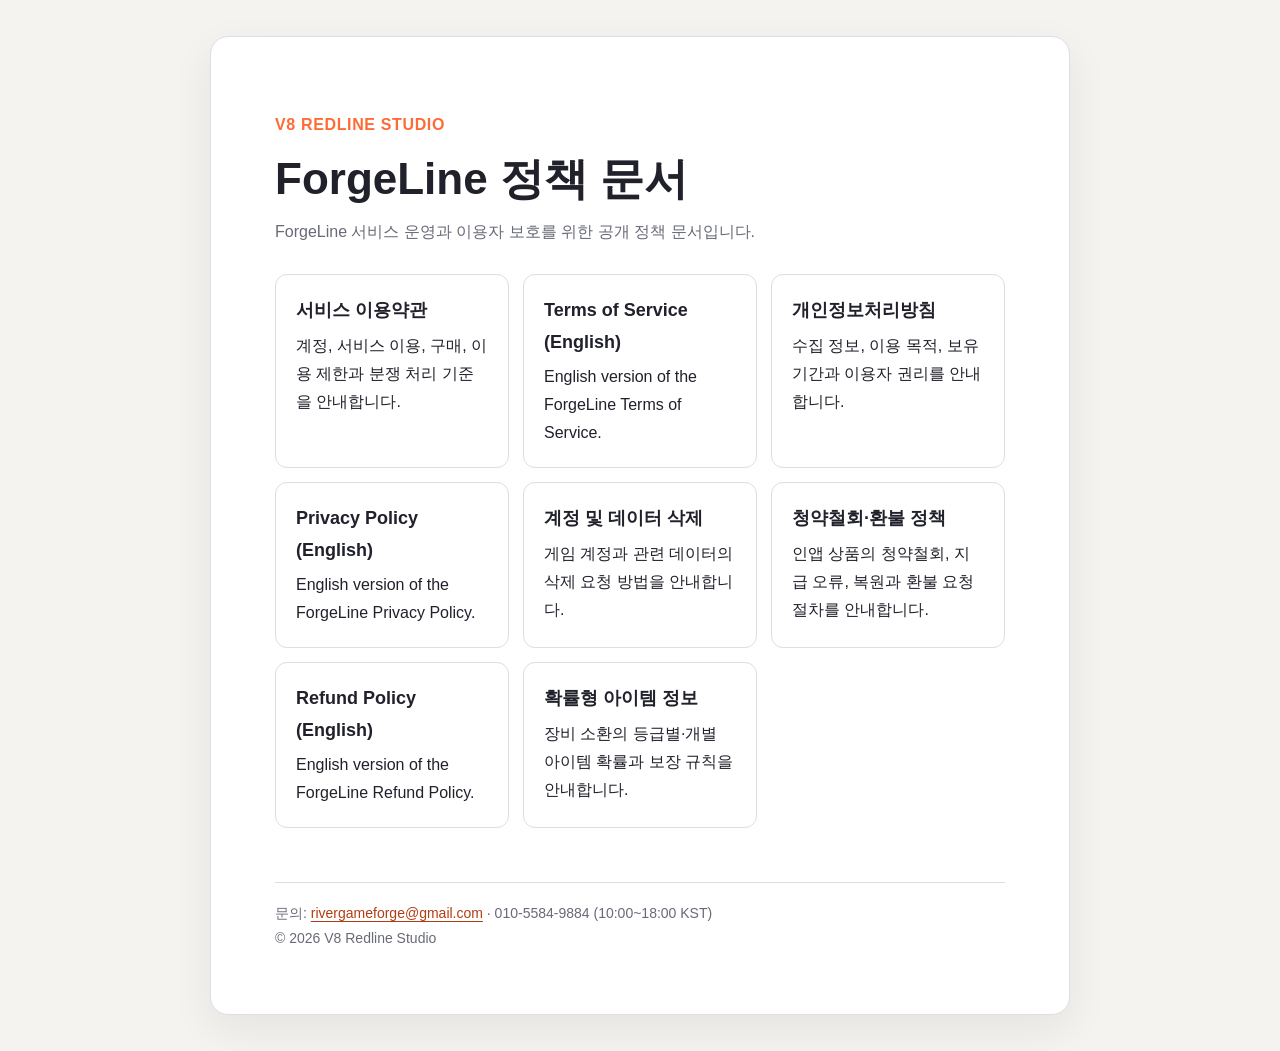
<file: index.html>
<!doctype html>
<html lang="ko">
<head>
  <meta charset="utf-8">
  <meta name="viewport" content="width=device-width, initial-scale=1">
  <meta name="description" content="ForgeLine 정책 문서">
  <title>ForgeLine 정책 문서</title>
  <link rel="stylesheet" href="./styles.css">
</head>
<body>
  <main>
    <p class="eyebrow">V8 REDLINE STUDIO</p>
    <h1>ForgeLine 정책 문서</h1>
    <p class="meta">ForgeLine 서비스 운영과 이용자 보호를 위한 공개 정책 문서입니다.</p>
    <div class="card-grid">
      <a class="card" href="./terms/">
        <strong>서비스 이용약관</strong>
        계정, 서비스 이용, 구매, 이용 제한과 분쟁 처리 기준을 안내합니다.
      </a>
      <a class="card" href="./terms/en/">
        <strong>Terms of Service (English)</strong>
        English version of the ForgeLine Terms of Service.
      </a>
      <a class="card" href="./privacy/">
        <strong>개인정보처리방침</strong>
        수집 정보, 이용 목적, 보유 기간과 이용자 권리를 안내합니다.
      </a>
      <a class="card" href="./privacy/en/">
        <strong>Privacy Policy (English)</strong>
        English version of the ForgeLine Privacy Policy.
      </a>
      <a class="card" href="./deletion/">
        <strong>계정 및 데이터 삭제</strong>
        게임 계정과 관련 데이터의 삭제 요청 방법을 안내합니다.
      </a>
      <a class="card" href="./refund/">
        <strong>청약철회·환불 정책</strong>
        인앱 상품의 청약철회, 지급 오류, 복원과 환불 요청 절차를 안내합니다.
      </a>
      <a class="card" href="./refund/en/">
        <strong>Refund Policy (English)</strong>
        English version of the ForgeLine Refund Policy.
      </a>
      <a class="card" href="./probability/">
        <strong>확률형 아이템 정보</strong>
        장비 소환의 등급별·개별 아이템 확률과 보장 규칙을 안내합니다.
      </a>
    </div>
    <footer>
      문의: <a href="mailto:rivergameforge@gmail.com">rivergameforge@gmail.com</a> · 010-5584-9884 (10:00~18:00 KST)<br>
      © 2026 V8 Redline Studio
    </footer>
  </main>
</body>
</html>
</file>
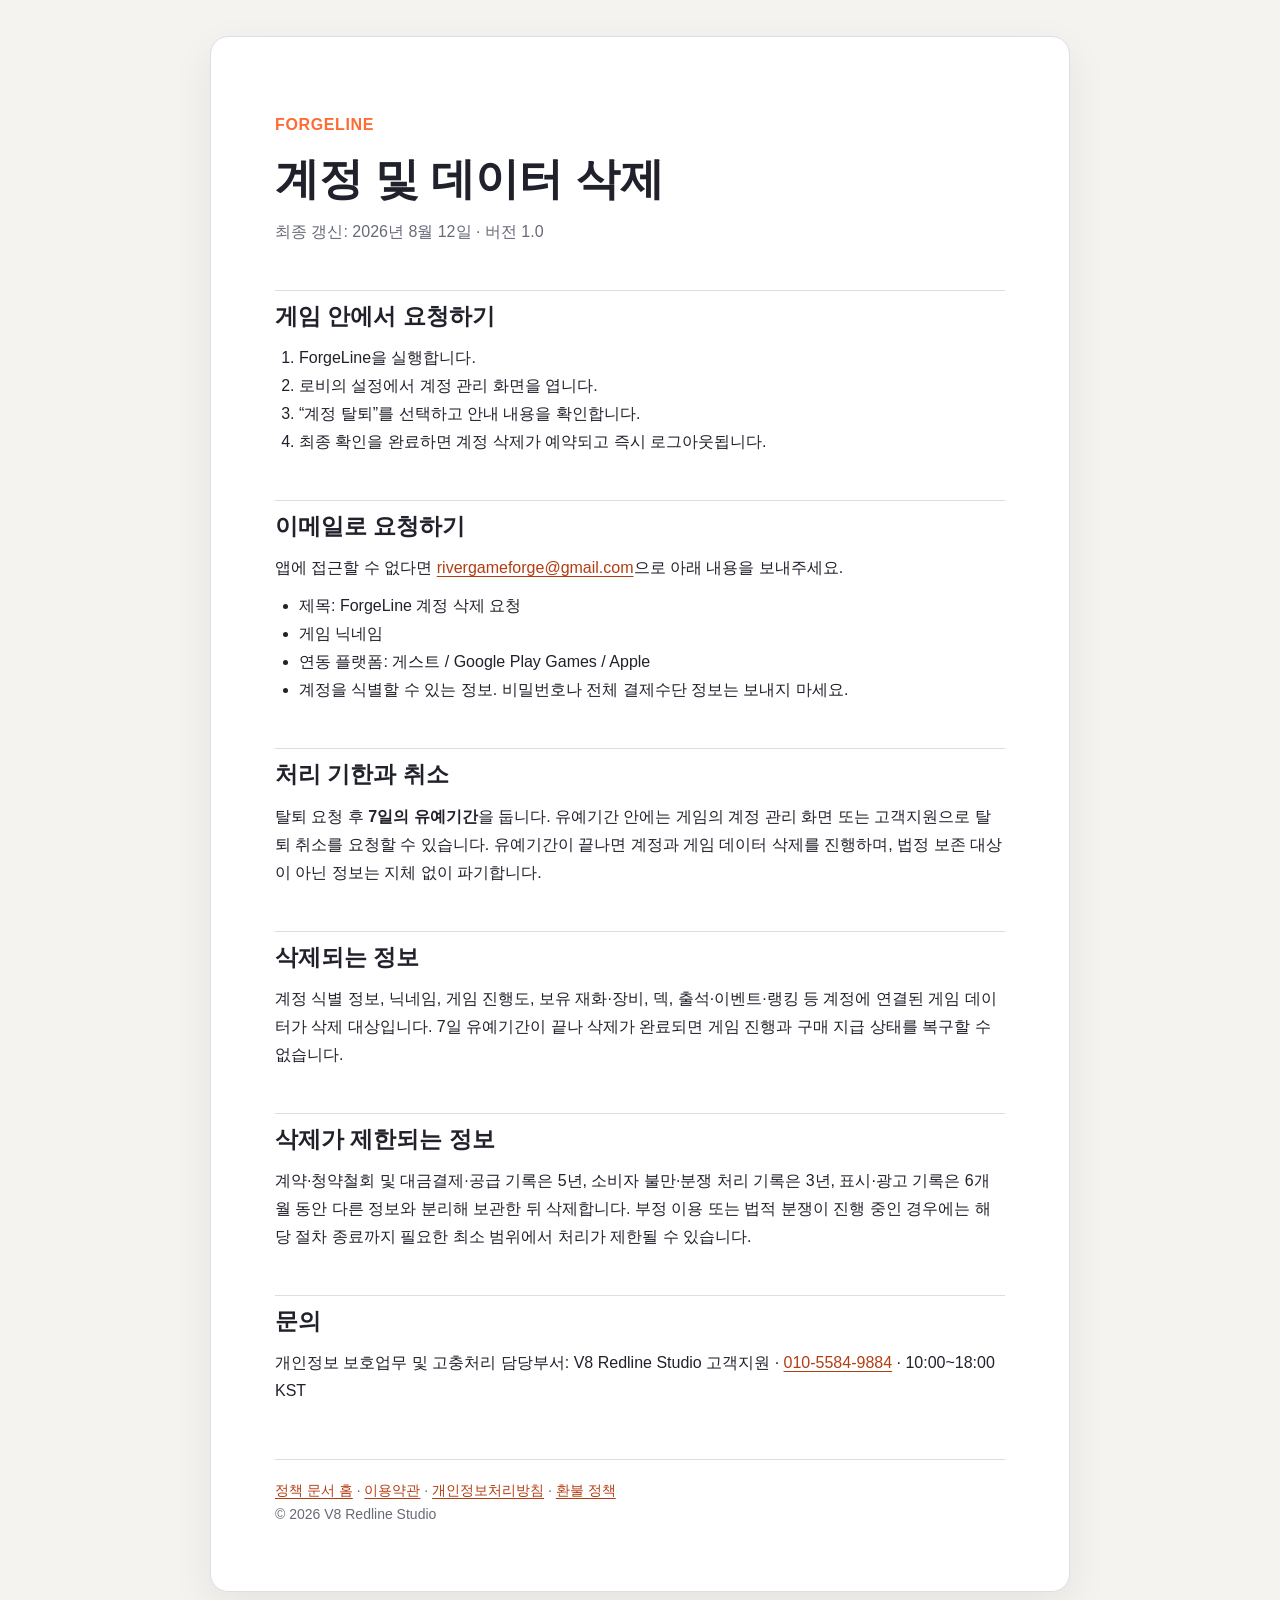
<file: deletion/index.html>
<!doctype html>
<html lang="ko">
<head>
  <meta charset="utf-8">
  <meta name="viewport" content="width=device-width, initial-scale=1">
  <meta name="description" content="ForgeLine 계정 및 데이터 삭제 안내">
  <title>ForgeLine 계정 및 데이터 삭제</title>
  <link rel="stylesheet" href="../styles.css">
</head>
<body>
  <main>
    <p class="eyebrow">FORGELINE</p>
    <h1>계정 및 데이터 삭제</h1>
    <p class="meta">최종 갱신: 2026년 8월 12일 · 버전 1.0</p>

    <h2>게임 안에서 요청하기</h2>
    <ol>
      <li>ForgeLine을 실행합니다.</li>
      <li>로비의 설정에서 계정 관리 화면을 엽니다.</li>
      <li>“계정 탈퇴”를 선택하고 안내 내용을 확인합니다.</li>
      <li>최종 확인을 완료하면 계정 삭제가 예약되고 즉시 로그아웃됩니다.</li>
    </ol>

    <h2>이메일로 요청하기</h2>
    <p>앱에 접근할 수 없다면 <a href="mailto:rivergameforge@gmail.com?subject=ForgeLine%20계정%20삭제%20요청">rivergameforge@gmail.com</a>으로 아래 내용을 보내주세요.</p>
    <ul>
      <li>제목: ForgeLine 계정 삭제 요청</li>
      <li>게임 닉네임</li>
      <li>연동 플랫폼: 게스트 / Google Play Games / Apple</li>
      <li>계정을 식별할 수 있는 정보. 비밀번호나 전체 결제수단 정보는 보내지 마세요.</li>
    </ul>

    <h2>처리 기한과 취소</h2>
    <p>탈퇴 요청 후 <strong>7일의 유예기간</strong>을 둡니다. 유예기간 안에는 게임의 계정 관리 화면 또는 고객지원으로 탈퇴 취소를 요청할 수 있습니다. 유예기간이 끝나면 계정과 게임 데이터 삭제를 진행하며, 법정 보존 대상이 아닌 정보는 지체 없이 파기합니다.</p>

    <h2>삭제되는 정보</h2>
    <p>계정 식별 정보, 닉네임, 게임 진행도, 보유 재화·장비, 덱, 출석·이벤트·랭킹 등 계정에 연결된 게임 데이터가 삭제 대상입니다. 7일 유예기간이 끝나 삭제가 완료되면 게임 진행과 구매 지급 상태를 복구할 수 없습니다.</p>

    <h2>삭제가 제한되는 정보</h2>
    <p>계약·청약철회 및 대금결제·공급 기록은 5년, 소비자 불만·분쟁 처리 기록은 3년, 표시·광고 기록은 6개월 동안 다른 정보와 분리해 보관한 뒤 삭제합니다. 부정 이용 또는 법적 분쟁이 진행 중인 경우에는 해당 절차 종료까지 필요한 최소 범위에서 처리가 제한될 수 있습니다.</p>

    <h2>문의</h2>
    <p>개인정보 보호업무 및 고충처리 담당부서: V8 Redline Studio 고객지원 · <a href="tel:+821055849884">010-5584-9884</a> · 10:00~18:00 KST</p>

    <footer>
      <a href="../">정책 문서 홈</a> · <a href="../terms/">이용약관</a> · <a href="../privacy/">개인정보처리방침</a> · <a href="../refund/">환불 정책</a><br>
      © 2026 V8 Redline Studio
    </footer>
  </main>
</body>
</html>
</file>
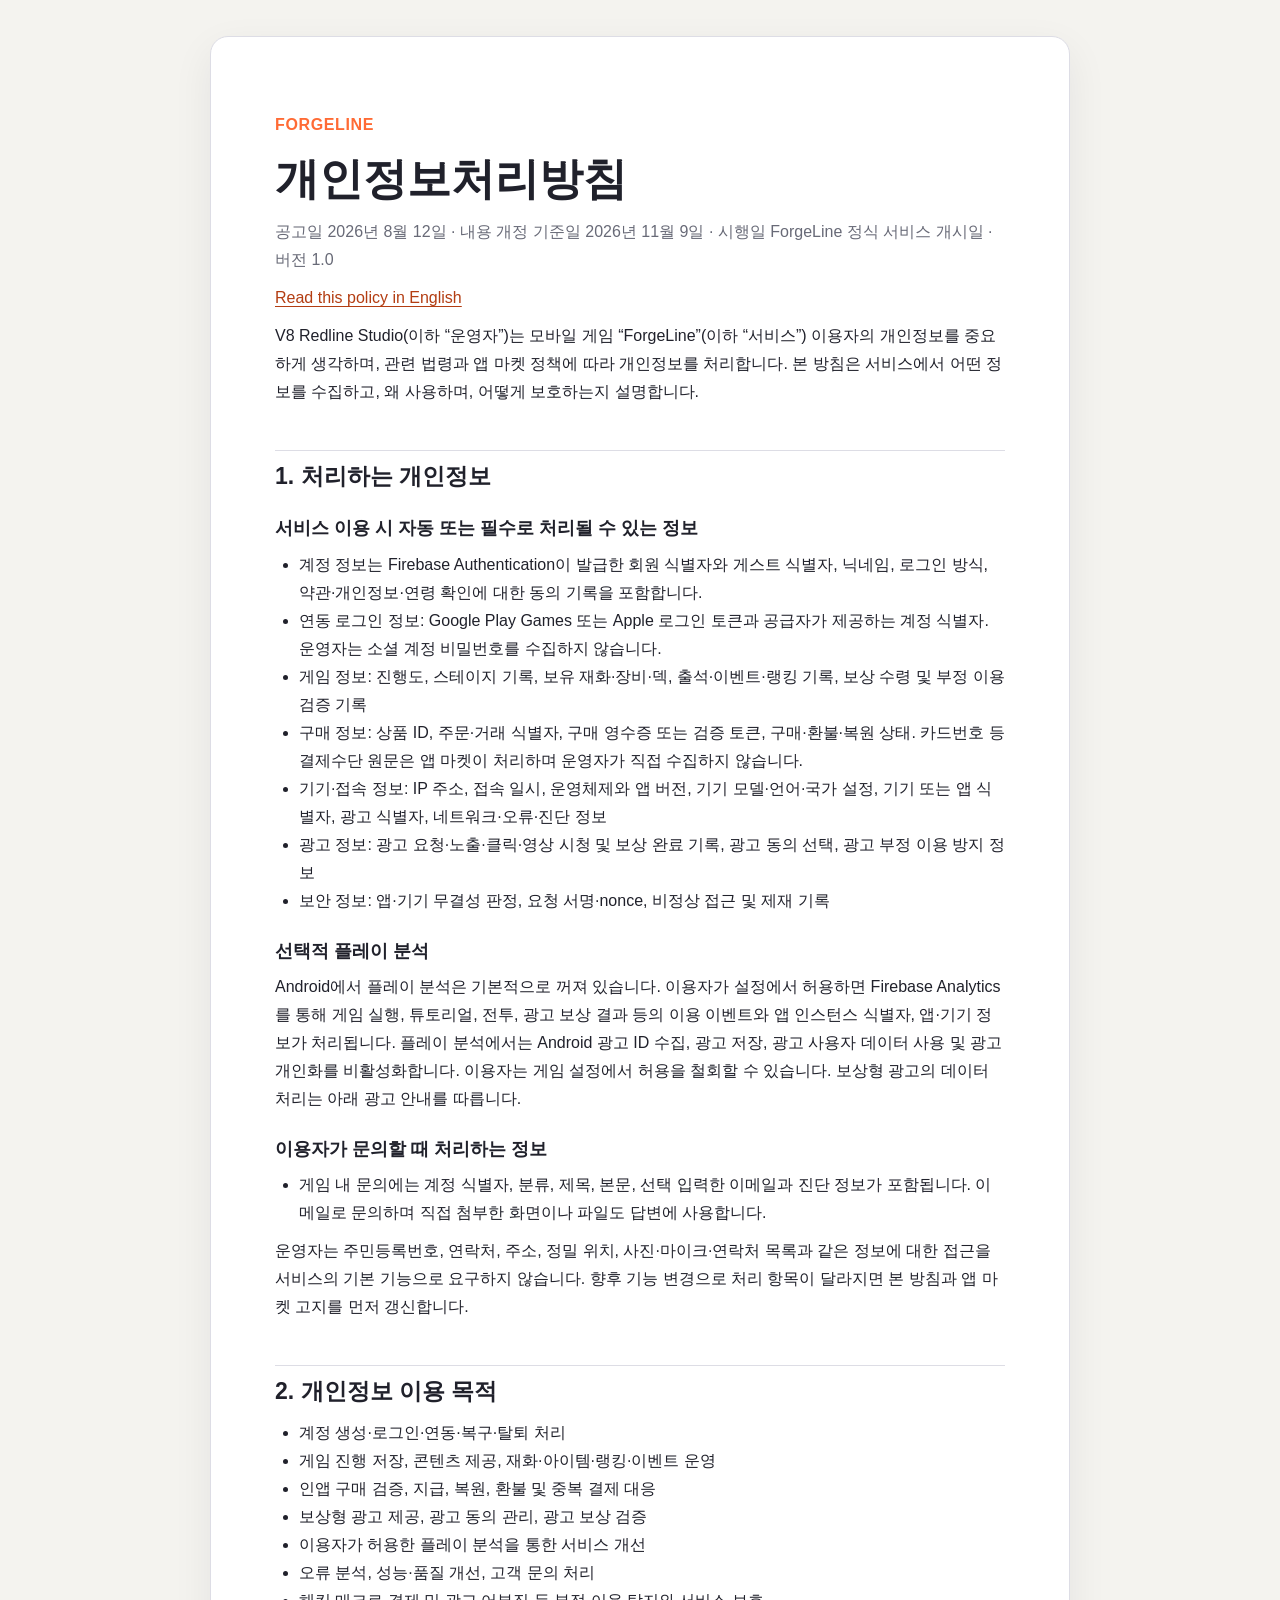
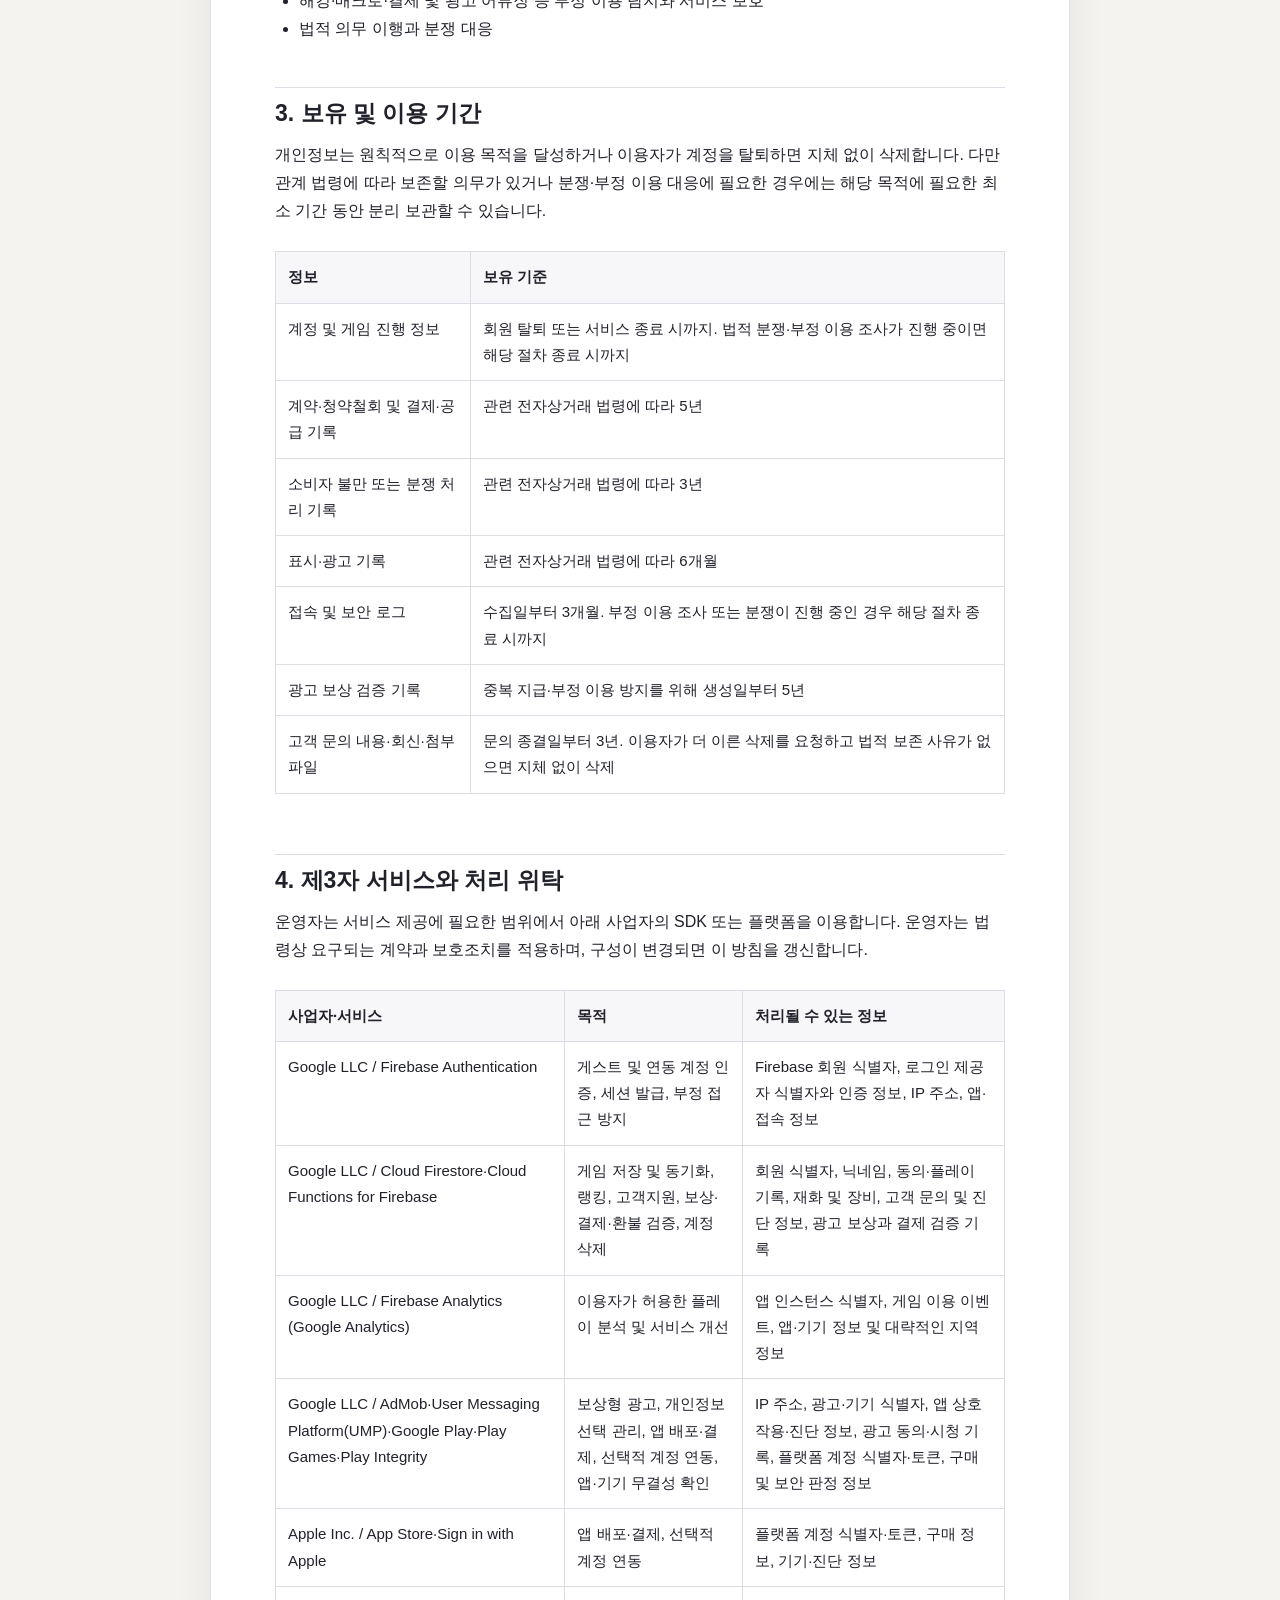
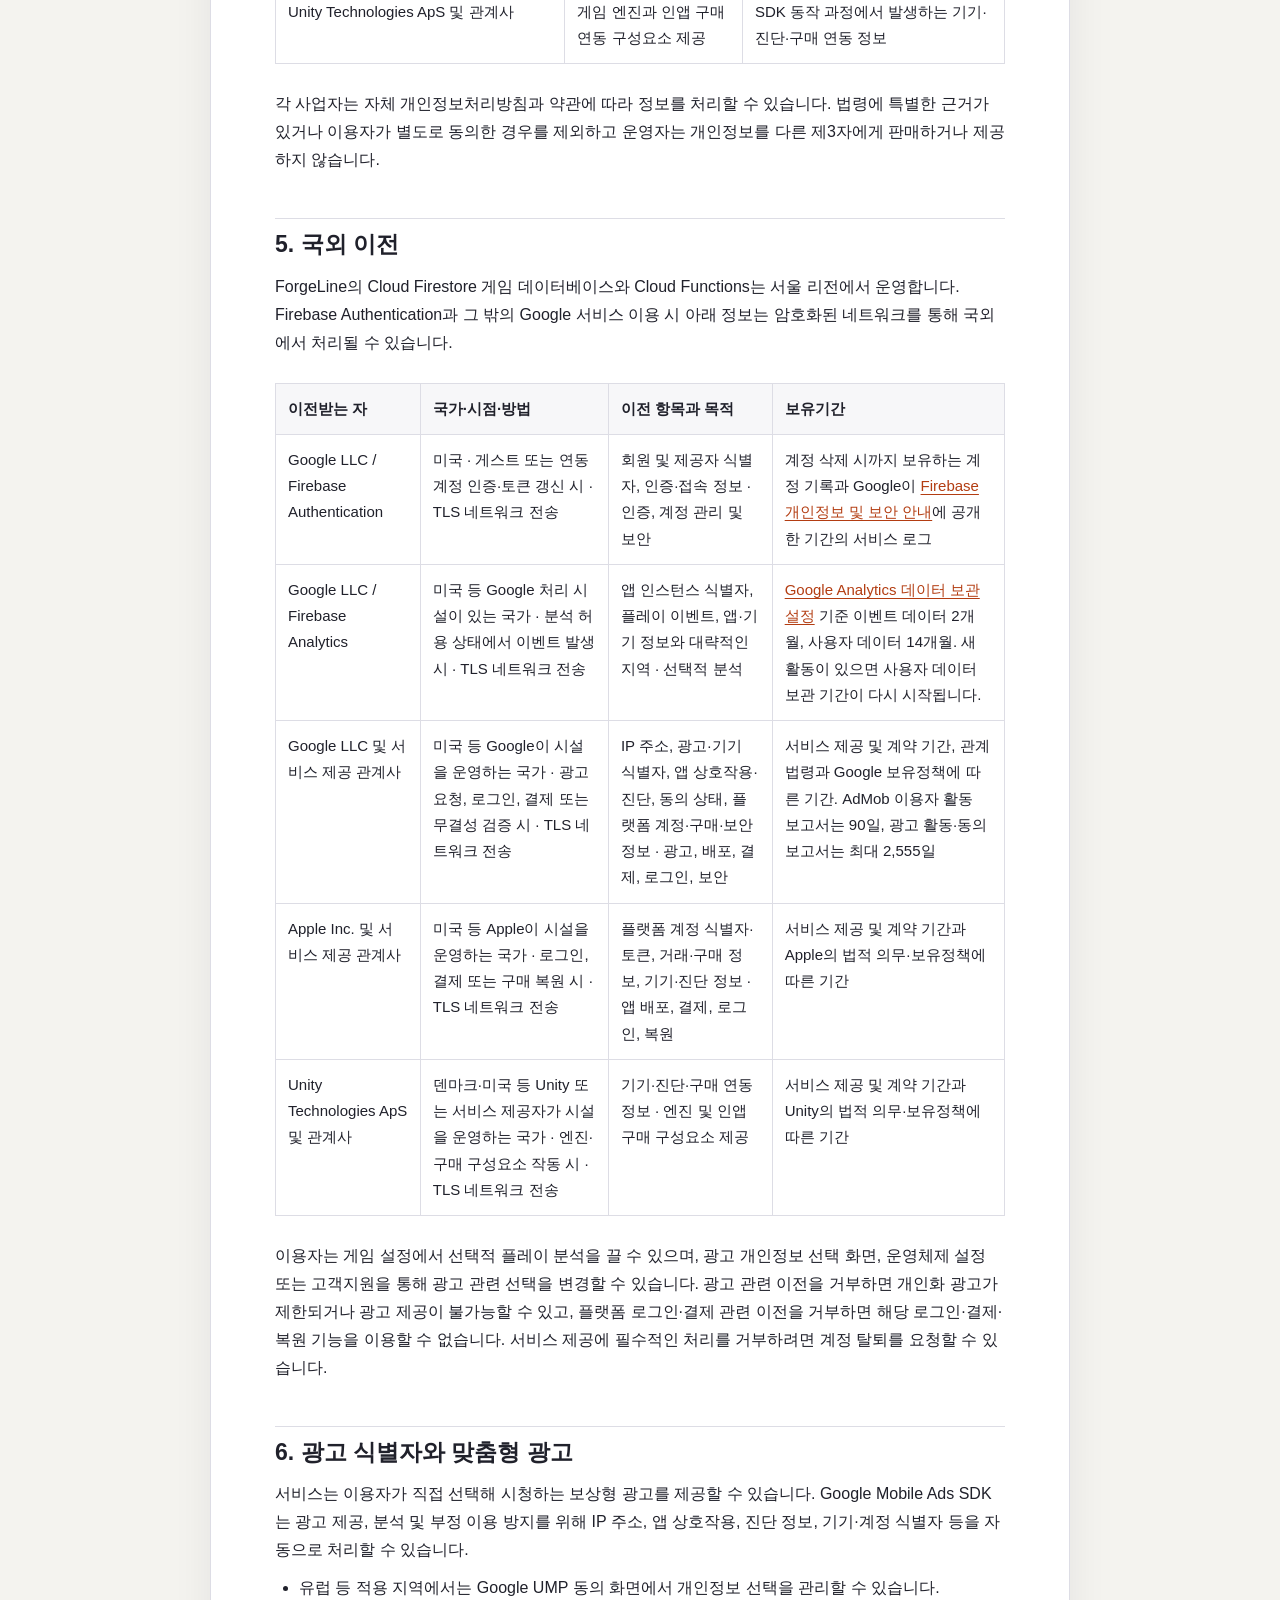
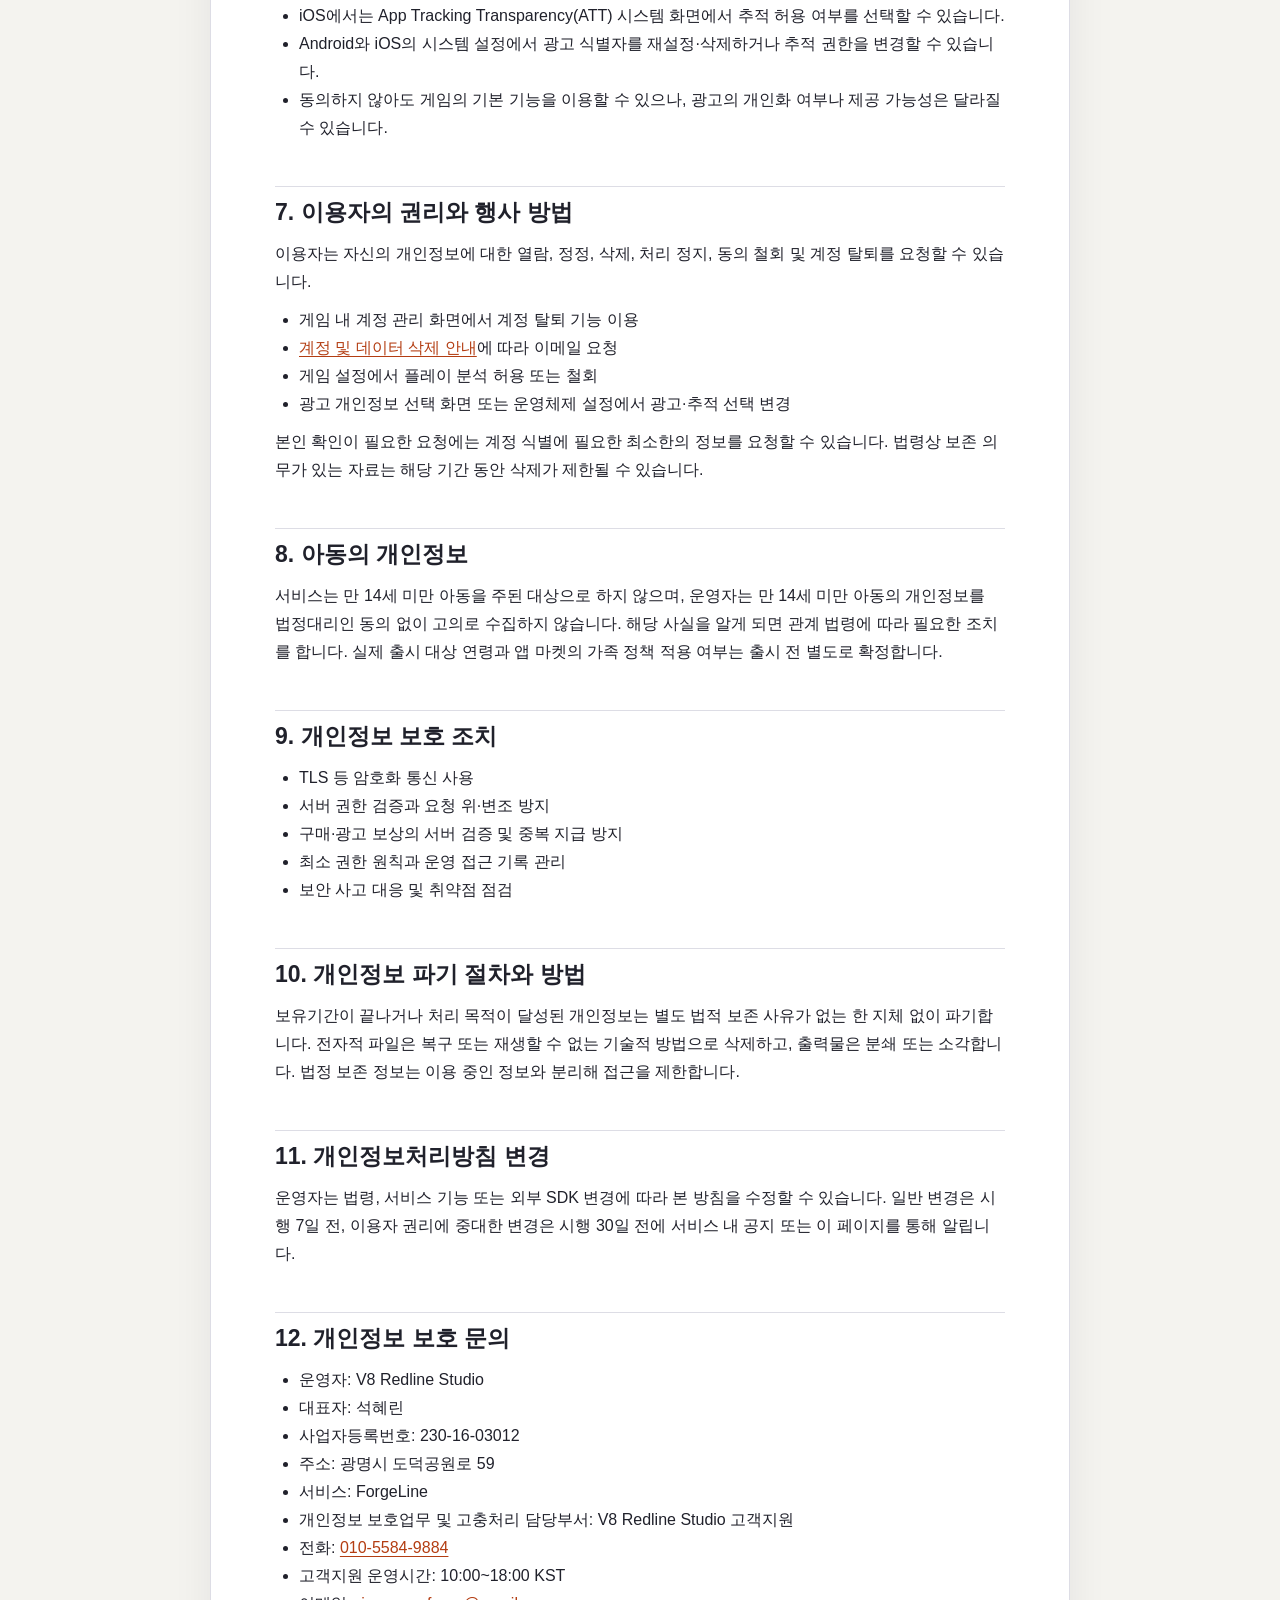
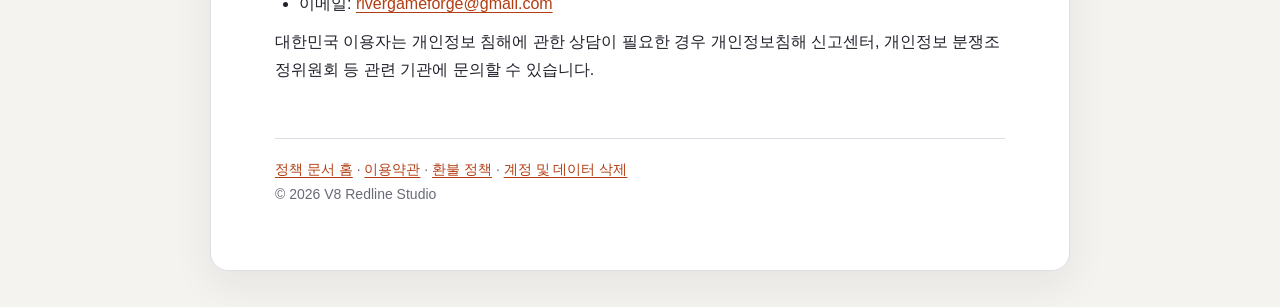
<file: privacy/index.html>
<!doctype html>
<html lang="ko">
<head>
  <meta charset="utf-8">
  <meta name="viewport" content="width=device-width, initial-scale=1">
  <meta name="description" content="ForgeLine 개인정보처리방침">
  <title>ForgeLine 개인정보처리방침</title>
  <link rel="stylesheet" href="../styles.css">
</head>
<body>
  <main>
    <p class="eyebrow">FORGELINE</p>
    <h1>개인정보처리방침</h1>
    <p class="meta">공고일 2026년 8월 12일 · 내용 개정 기준일 2026년 11월 9일 · 시행일 ForgeLine 정식 서비스 개시일 · 버전 1.0</p>
    <p><a href="./en/" lang="en">Read this policy in English</a></p>

    <p>V8 Redline Studio(이하 “운영자”)는 모바일 게임 “ForgeLine”(이하 “서비스”) 이용자의 개인정보를 중요하게 생각하며, 관련 법령과 앱 마켓 정책에 따라 개인정보를 처리합니다. 본 방침은 서비스에서 어떤 정보를 수집하고, 왜 사용하며, 어떻게 보호하는지 설명합니다.</p>

    <h2>1. 처리하는 개인정보</h2>
    <h3>서비스 이용 시 자동 또는 필수로 처리될 수 있는 정보</h3>
    <ul>
      <li>계정 정보는 Firebase Authentication이 발급한 회원 식별자와 게스트 식별자, 닉네임, 로그인 방식, 약관·개인정보·연령 확인에 대한 동의 기록을 포함합니다.</li>
      <li>연동 로그인 정보: Google Play Games 또는 Apple 로그인 토큰과 공급자가 제공하는 계정 식별자. 운영자는 소셜 계정 비밀번호를 수집하지 않습니다.</li>
      <li>게임 정보: 진행도, 스테이지 기록, 보유 재화·장비·덱, 출석·이벤트·랭킹 기록, 보상 수령 및 부정 이용 검증 기록</li>
      <li>구매 정보: 상품 ID, 주문·거래 식별자, 구매 영수증 또는 검증 토큰, 구매·환불·복원 상태. 카드번호 등 결제수단 원문은 앱 마켓이 처리하며 운영자가 직접 수집하지 않습니다.</li>
      <li>기기·접속 정보: IP 주소, 접속 일시, 운영체제와 앱 버전, 기기 모델·언어·국가 설정, 기기 또는 앱 식별자, 광고 식별자, 네트워크·오류·진단 정보</li>
      <li>광고 정보: 광고 요청·노출·클릭·영상 시청 및 보상 완료 기록, 광고 동의 선택, 광고 부정 이용 방지 정보</li>
      <li>보안 정보: 앱·기기 무결성 판정, 요청 서명·nonce, 비정상 접근 및 제재 기록</li>
    </ul>

    <h3>선택적 플레이 분석</h3>
    <p>Android에서 플레이 분석은 기본적으로 꺼져 있습니다. 이용자가 설정에서 허용하면 Firebase Analytics를 통해 게임 실행, 튜토리얼, 전투, 광고 보상 결과 등의 이용 이벤트와 앱 인스턴스 식별자, 앱·기기 정보가 처리됩니다. 플레이 분석에서는 Android 광고 ID 수집, 광고 저장, 광고 사용자 데이터 사용 및 광고 개인화를 비활성화합니다. 이용자는 게임 설정에서 허용을 철회할 수 있습니다. 보상형 광고의 데이터 처리는 아래 광고 안내를 따릅니다.</p>

    <h3>이용자가 문의할 때 처리하는 정보</h3>
    <ul>
      <li>게임 내 문의에는 계정 식별자, 분류, 제목, 본문, 선택 입력한 이메일과 진단 정보가 포함됩니다. 이메일로 문의하며 직접 첨부한 화면이나 파일도 답변에 사용합니다.</li>
    </ul>
    <p>운영자는 주민등록번호, 연락처, 주소, 정밀 위치, 사진·마이크·연락처 목록과 같은 정보에 대한 접근을 서비스의 기본 기능으로 요구하지 않습니다. 향후 기능 변경으로 처리 항목이 달라지면 본 방침과 앱 마켓 고지를 먼저 갱신합니다.</p>

    <h2>2. 개인정보 이용 목적</h2>
    <ul>
      <li>계정 생성·로그인·연동·복구·탈퇴 처리</li>
      <li>게임 진행 저장, 콘텐츠 제공, 재화·아이템·랭킹·이벤트 운영</li>
      <li>인앱 구매 검증, 지급, 복원, 환불 및 중복 결제 대응</li>
      <li>보상형 광고 제공, 광고 동의 관리, 광고 보상 검증</li>
      <li>이용자가 허용한 플레이 분석을 통한 서비스 개선</li>
      <li>오류 분석, 성능·품질 개선, 고객 문의 처리</li>
      <li>해킹·매크로·결제 및 광고 어뷰징 등 부정 이용 탐지와 서비스 보호</li>
      <li>법적 의무 이행과 분쟁 대응</li>
    </ul>

    <h2>3. 보유 및 이용 기간</h2>
    <p>개인정보는 원칙적으로 이용 목적을 달성하거나 이용자가 계정을 탈퇴하면 지체 없이 삭제합니다. 다만 관계 법령에 따라 보존할 의무가 있거나 분쟁·부정 이용 대응에 필요한 경우에는 해당 목적에 필요한 최소 기간 동안 분리 보관할 수 있습니다.</p>
    <div class="table-wrap">
      <table>
        <thead><tr><th>정보</th><th>보유 기준</th></tr></thead>
        <tbody>
          <tr><td>계정 및 게임 진행 정보</td><td>회원 탈퇴 또는 서비스 종료 시까지. 법적 분쟁·부정 이용 조사가 진행 중이면 해당 절차 종료 시까지</td></tr>
          <tr><td>계약·청약철회 및 결제·공급 기록</td><td>관련 전자상거래 법령에 따라 5년</td></tr>
          <tr><td>소비자 불만 또는 분쟁 처리 기록</td><td>관련 전자상거래 법령에 따라 3년</td></tr>
          <tr><td>표시·광고 기록</td><td>관련 전자상거래 법령에 따라 6개월</td></tr>
          <tr><td>접속 및 보안 로그</td><td>수집일부터 3개월. 부정 이용 조사 또는 분쟁이 진행 중인 경우 해당 절차 종료 시까지</td></tr>
          <tr><td>광고 보상 검증 기록</td><td>중복 지급·부정 이용 방지를 위해 생성일부터 5년</td></tr>
          <tr><td>고객 문의 내용·회신·첨부파일</td><td>문의 종결일부터 3년. 이용자가 더 이른 삭제를 요청하고 법적 보존 사유가 없으면 지체 없이 삭제</td></tr>
        </tbody>
      </table>
    </div>

    <h2>4. 제3자 서비스와 처리 위탁</h2>
    <p>운영자는 서비스 제공에 필요한 범위에서 아래 사업자의 SDK 또는 플랫폼을 이용합니다. 운영자는 법령상 요구되는 계약과 보호조치를 적용하며, 구성이 변경되면 이 방침을 갱신합니다.</p>
    <div class="table-wrap">
      <table>
        <thead><tr><th>사업자·서비스</th><th>목적</th><th>처리될 수 있는 정보</th></tr></thead>
        <tbody>
          <tr><td>Google LLC / Firebase Authentication</td><td>게스트 및 연동 계정 인증, 세션 발급, 부정 접근 방지</td><td>Firebase 회원 식별자, 로그인 제공자 식별자와 인증 정보, IP 주소, 앱·접속 정보</td></tr>
          <tr><td>Google LLC / Cloud Firestore·Cloud Functions for Firebase</td><td>게임 저장 및 동기화, 랭킹, 고객지원, 보상·결제·환불 검증, 계정 삭제</td><td>회원 식별자, 닉네임, 동의·플레이 기록, 재화 및 장비, 고객 문의 및 진단 정보, 광고 보상과 결제 검증 기록</td></tr>
          <tr><td>Google LLC / Firebase Analytics (Google Analytics)</td><td>이용자가 허용한 플레이 분석 및 서비스 개선</td><td>앱 인스턴스 식별자, 게임 이용 이벤트, 앱·기기 정보 및 대략적인 지역 정보</td></tr>
          <tr><td>Google LLC / AdMob·User Messaging Platform(UMP)·Google Play·Play Games·Play Integrity</td><td>보상형 광고, 개인정보 선택 관리, 앱 배포·결제, 선택적 계정 연동, 앱·기기 무결성 확인</td><td>IP 주소, 광고·기기 식별자, 앱 상호작용·진단 정보, 광고 동의·시청 기록, 플랫폼 계정 식별자·토큰, 구매 및 보안 판정 정보</td></tr>
          <tr><td>Apple Inc. / App Store·Sign in with Apple</td><td>앱 배포·결제, 선택적 계정 연동</td><td>플랫폼 계정 식별자·토큰, 구매 정보, 기기·진단 정보</td></tr>
          <tr><td>Unity Technologies ApS 및 관계사</td><td>게임 엔진과 인앱 구매 연동 구성요소 제공</td><td>SDK 동작 과정에서 발생하는 기기·진단·구매 연동 정보</td></tr>
        </tbody>
      </table>
    </div>
    <p>각 사업자는 자체 개인정보처리방침과 약관에 따라 정보를 처리할 수 있습니다. 법령에 특별한 근거가 있거나 이용자가 별도로 동의한 경우를 제외하고 운영자는 개인정보를 다른 제3자에게 판매하거나 제공하지 않습니다.</p>

    <h2>5. 국외 이전</h2>
    <p>ForgeLine의 Cloud Firestore 게임 데이터베이스와 Cloud Functions는 서울 리전에서 운영합니다. Firebase Authentication과 그 밖의 Google 서비스 이용 시 아래 정보는 암호화된 네트워크를 통해 국외에서 처리될 수 있습니다.</p>
    <div class="table-wrap">
      <table>
        <thead><tr><th>이전받는 자</th><th>국가·시점·방법</th><th>이전 항목과 목적</th><th>보유기간</th></tr></thead>
        <tbody>
          <tr><td>Google LLC / Firebase Authentication</td><td>미국 · 게스트 또는 연동 계정 인증·토큰 갱신 시 · TLS 네트워크 전송</td><td>회원 및 제공자 식별자, 인증·접속 정보 · 인증, 계정 관리 및 보안</td><td>계정 삭제 시까지 보유하는 계정 기록과 Google이 <a href="https://firebase.google.com/support/privacy">Firebase 개인정보 및 보안 안내</a>에 공개한 기간의 서비스 로그</td></tr>
          <tr><td>Google LLC / Firebase Analytics</td><td>미국 등 Google 처리 시설이 있는 국가 · 분석 허용 상태에서 이벤트 발생 시 · TLS 네트워크 전송</td><td>앱 인스턴스 식별자, 플레이 이벤트, 앱·기기 정보와 대략적인 지역 · 선택적 분석</td><td><a href="https://support.google.com/analytics/answer/7667196">Google Analytics 데이터 보관 설정</a> 기준 이벤트 데이터 2개월, 사용자 데이터 14개월. 새 활동이 있으면 사용자 데이터 보관 기간이 다시 시작됩니다.</td></tr>
          <tr><td>Google LLC 및 서비스 제공 관계사</td><td>미국 등 Google이 시설을 운영하는 국가 · 광고 요청, 로그인, 결제 또는 무결성 검증 시 · TLS 네트워크 전송</td><td>IP 주소, 광고·기기 식별자, 앱 상호작용·진단, 동의 상태, 플랫폼 계정·구매·보안 정보 · 광고, 배포, 결제, 로그인, 보안</td><td>서비스 제공 및 계약 기간, 관계 법령과 Google 보유정책에 따른 기간. AdMob 이용자 활동 보고서는 90일, 광고 활동·동의 보고서는 최대 2,555일</td></tr>
          <tr><td>Apple Inc. 및 서비스 제공 관계사</td><td>미국 등 Apple이 시설을 운영하는 국가 · 로그인, 결제 또는 구매 복원 시 · TLS 네트워크 전송</td><td>플랫폼 계정 식별자·토큰, 거래·구매 정보, 기기·진단 정보 · 앱 배포, 결제, 로그인, 복원</td><td>서비스 제공 및 계약 기간과 Apple의 법적 의무·보유정책에 따른 기간</td></tr>
          <tr><td>Unity Technologies ApS 및 관계사</td><td>덴마크·미국 등 Unity 또는 서비스 제공자가 시설을 운영하는 국가 · 엔진·구매 구성요소 작동 시 · TLS 네트워크 전송</td><td>기기·진단·구매 연동 정보 · 엔진 및 인앱 구매 구성요소 제공</td><td>서비스 제공 및 계약 기간과 Unity의 법적 의무·보유정책에 따른 기간</td></tr>
        </tbody>
      </table>
    </div>
    <p>이용자는 게임 설정에서 선택적 플레이 분석을 끌 수 있으며, 광고 개인정보 선택 화면, 운영체제 설정 또는 고객지원을 통해 광고 관련 선택을 변경할 수 있습니다. 광고 관련 이전을 거부하면 개인화 광고가 제한되거나 광고 제공이 불가능할 수 있고, 플랫폼 로그인·결제 관련 이전을 거부하면 해당 로그인·결제·복원 기능을 이용할 수 없습니다. 서비스 제공에 필수적인 처리를 거부하려면 계정 탈퇴를 요청할 수 있습니다.</p>

    <h2>6. 광고 식별자와 맞춤형 광고</h2>
    <p>서비스는 이용자가 직접 선택해 시청하는 보상형 광고를 제공할 수 있습니다. Google Mobile Ads SDK는 광고 제공, 분석 및 부정 이용 방지를 위해 IP 주소, 앱 상호작용, 진단 정보, 기기·계정 식별자 등을 자동으로 처리할 수 있습니다.</p>
    <ul>
      <li>유럽 등 적용 지역에서는 Google UMP 동의 화면에서 개인정보 선택을 관리할 수 있습니다.</li>
      <li>iOS에서는 App Tracking Transparency(ATT) 시스템 화면에서 추적 허용 여부를 선택할 수 있습니다.</li>
      <li>Android와 iOS의 시스템 설정에서 광고 식별자를 재설정·삭제하거나 추적 권한을 변경할 수 있습니다.</li>
      <li>동의하지 않아도 게임의 기본 기능을 이용할 수 있으나, 광고의 개인화 여부나 제공 가능성은 달라질 수 있습니다.</li>
    </ul>

    <h2>7. 이용자의 권리와 행사 방법</h2>
    <p>이용자는 자신의 개인정보에 대한 열람, 정정, 삭제, 처리 정지, 동의 철회 및 계정 탈퇴를 요청할 수 있습니다.</p>
    <ul>
      <li>게임 내 계정 관리 화면에서 계정 탈퇴 기능 이용</li>
      <li><a href="../deletion/">계정 및 데이터 삭제 안내</a>에 따라 이메일 요청</li>
      <li>게임 설정에서 플레이 분석 허용 또는 철회</li>
      <li>광고 개인정보 선택 화면 또는 운영체제 설정에서 광고·추적 선택 변경</li>
    </ul>
    <p>본인 확인이 필요한 요청에는 계정 식별에 필요한 최소한의 정보를 요청할 수 있습니다. 법령상 보존 의무가 있는 자료는 해당 기간 동안 삭제가 제한될 수 있습니다.</p>

    <h2>8. 아동의 개인정보</h2>
    <p>서비스는 만 14세 미만 아동을 주된 대상으로 하지 않으며, 운영자는 만 14세 미만 아동의 개인정보를 법정대리인 동의 없이 고의로 수집하지 않습니다. 해당 사실을 알게 되면 관계 법령에 따라 필요한 조치를 합니다. 실제 출시 대상 연령과 앱 마켓의 가족 정책 적용 여부는 출시 전 별도로 확정합니다.</p>

    <h2>9. 개인정보 보호 조치</h2>
    <ul>
      <li>TLS 등 암호화 통신 사용</li>
      <li>서버 권한 검증과 요청 위·변조 방지</li>
      <li>구매·광고 보상의 서버 검증 및 중복 지급 방지</li>
      <li>최소 권한 원칙과 운영 접근 기록 관리</li>
      <li>보안 사고 대응 및 취약점 점검</li>
    </ul>

    <h2>10. 개인정보 파기 절차와 방법</h2>
    <p>보유기간이 끝나거나 처리 목적이 달성된 개인정보는 별도 법적 보존 사유가 없는 한 지체 없이 파기합니다. 전자적 파일은 복구 또는 재생할 수 없는 기술적 방법으로 삭제하고, 출력물은 분쇄 또는 소각합니다. 법정 보존 정보는 이용 중인 정보와 분리해 접근을 제한합니다.</p>

    <h2>11. 개인정보처리방침 변경</h2>
    <p>운영자는 법령, 서비스 기능 또는 외부 SDK 변경에 따라 본 방침을 수정할 수 있습니다. 일반 변경은 시행 7일 전, 이용자 권리에 중대한 변경은 시행 30일 전에 서비스 내 공지 또는 이 페이지를 통해 알립니다.</p>

    <h2>12. 개인정보 보호 문의</h2>
    <ul>
      <li>운영자: V8 Redline Studio</li>
      <li>대표자: 석혜린</li>
      <li>사업자등록번호: 230-16-03012</li>
      <li>주소: 광명시 도덕공원로 59</li>
      <li>서비스: ForgeLine</li>
      <li>개인정보 보호업무 및 고충처리 담당부서: V8 Redline Studio 고객지원</li>
      <li>전화: <a href="tel:+821055849884">010-5584-9884</a></li>
      <li>고객지원 운영시간: 10:00~18:00 KST</li>
      <li>이메일: <a href="mailto:rivergameforge@gmail.com">rivergameforge@gmail.com</a></li>
    </ul>
    <p>대한민국 이용자는 개인정보 침해에 관한 상담이 필요한 경우 개인정보침해 신고센터, 개인정보 분쟁조정위원회 등 관련 기관에 문의할 수 있습니다.</p>

    <footer>
      <a href="../">정책 문서 홈</a> · <a href="../terms/">이용약관</a> · <a href="../refund/">환불 정책</a> · <a href="../deletion/">계정 및 데이터 삭제</a><br>
      © 2026 V8 Redline Studio
    </footer>
  </main>
</body>
</html>
</file>
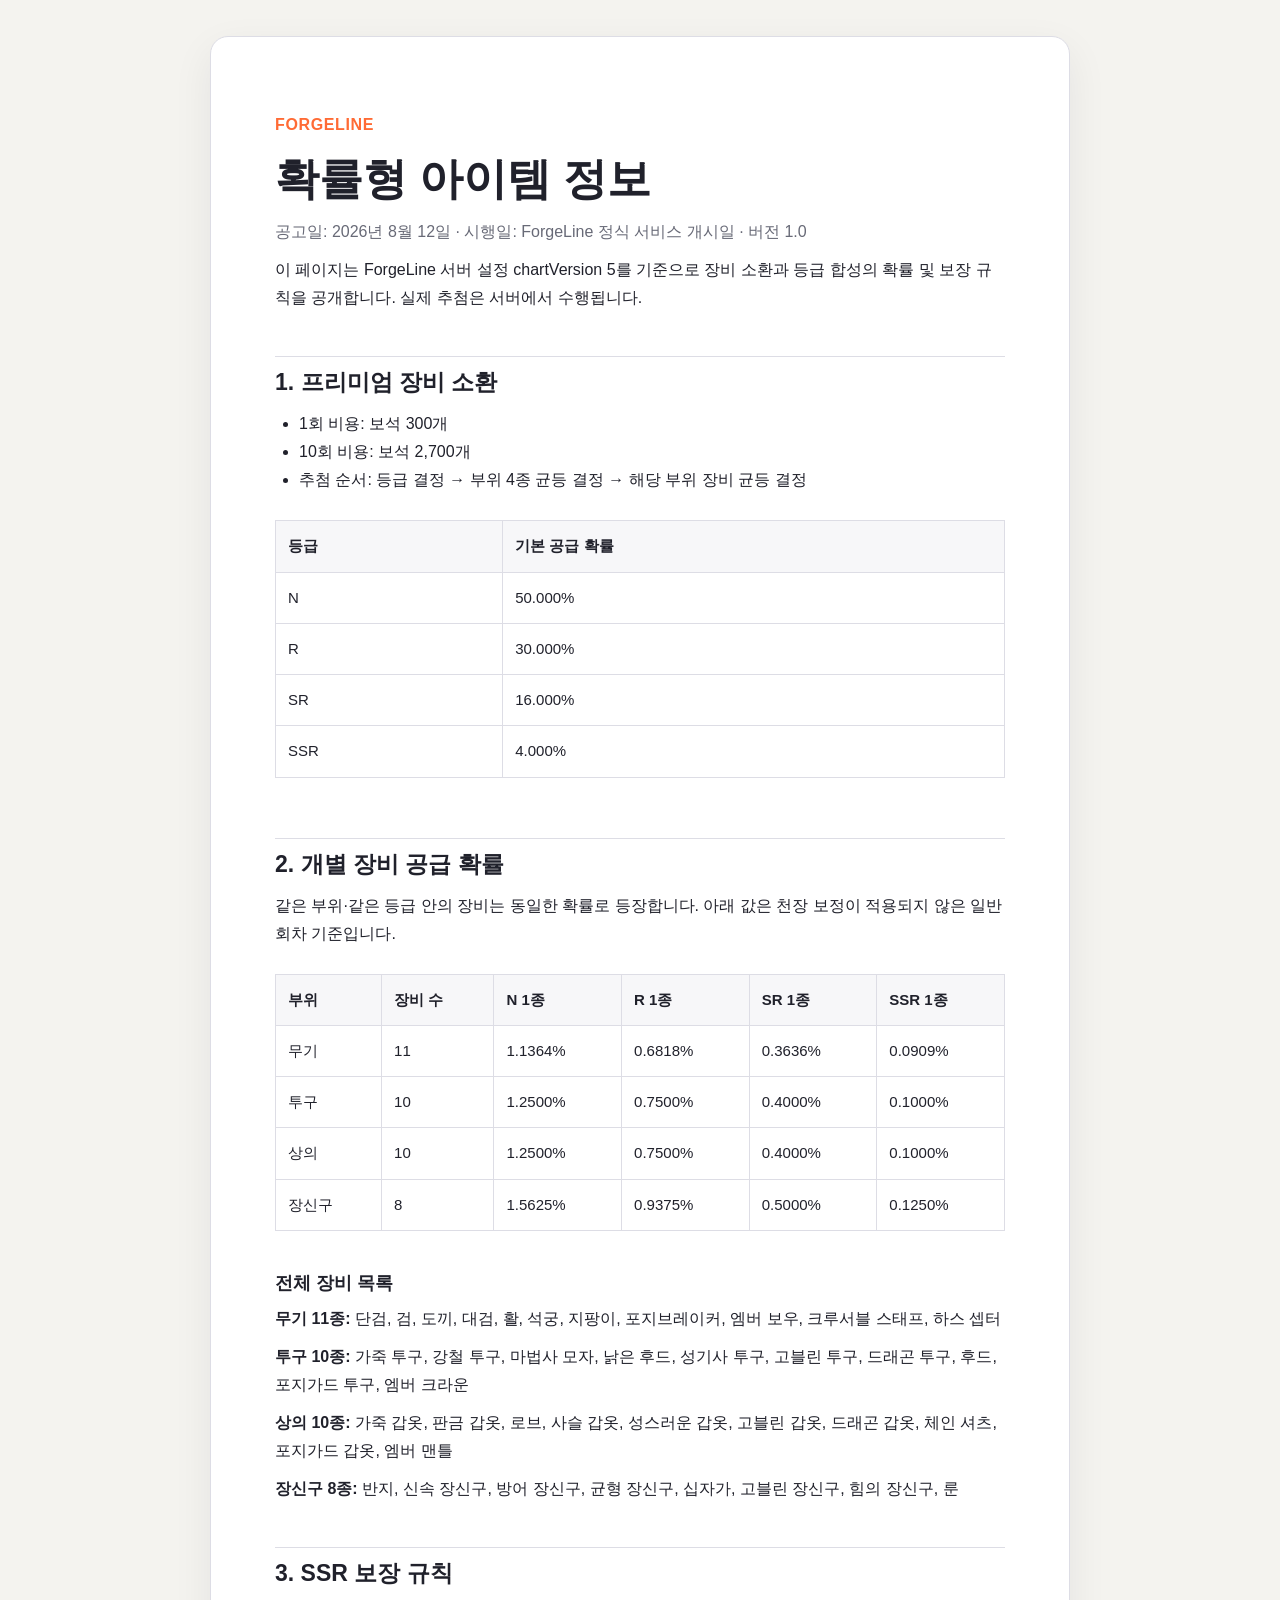
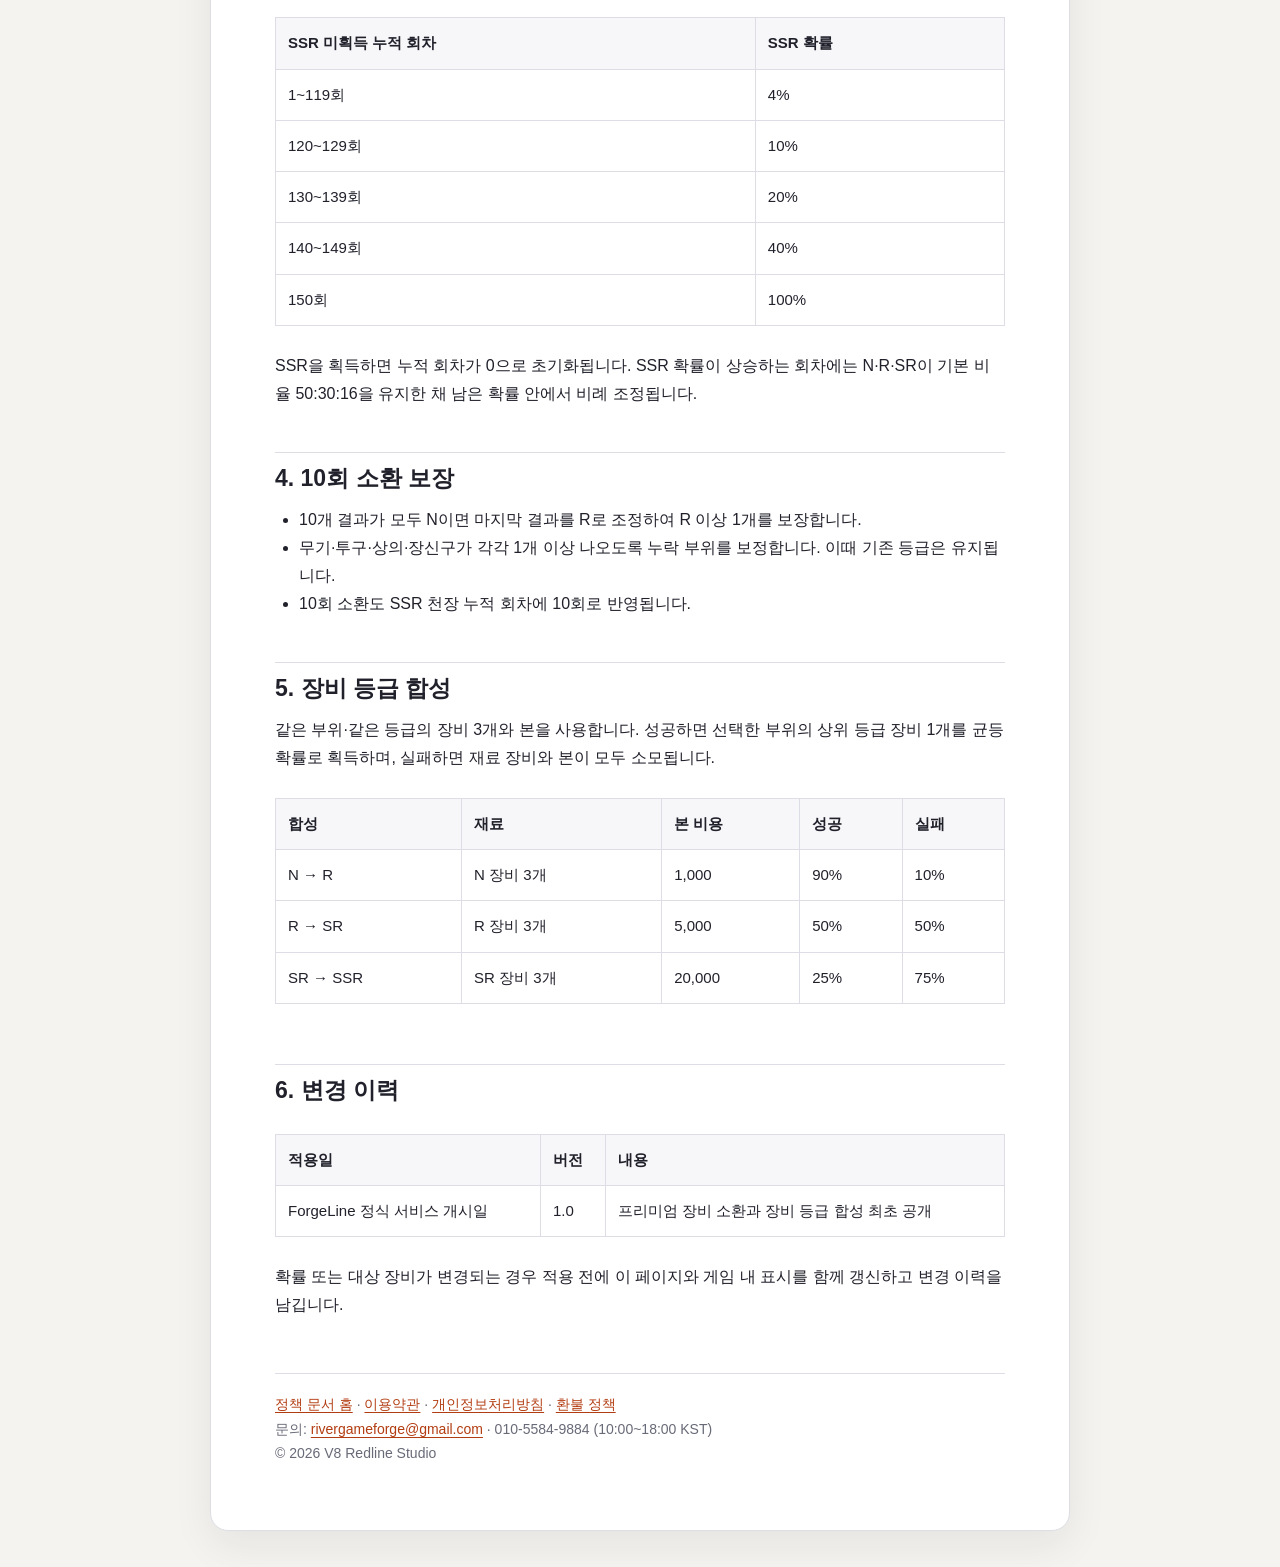
<file: probability/index.html>
<!doctype html>
<html lang="ko">
<head>
  <meta charset="utf-8">
  <meta name="viewport" content="width=device-width, initial-scale=1">
  <meta name="description" content="ForgeLine 확률형 아이템 공급 확률 정보">
  <title>ForgeLine 확률형 아이템 정보</title>
  <link rel="stylesheet" href="../styles.css">
</head>
<body>
  <main>
    <p class="eyebrow">FORGELINE</p>
    <h1>확률형 아이템 정보</h1>
    <p class="meta">공고일: 2026년 8월 12일 · 시행일: ForgeLine 정식 서비스 개시일 · 버전 1.0</p>
    <p>이 페이지는 ForgeLine 서버 설정 chartVersion 5를 기준으로 장비 소환과 등급 합성의 확률 및 보장 규칙을 공개합니다. 실제 추첨은 서버에서 수행됩니다.</p>

    <h2>1. 프리미엄 장비 소환</h2>
    <ul>
      <li>1회 비용: 보석 300개</li>
      <li>10회 비용: 보석 2,700개</li>
      <li>추첨 순서: 등급 결정 → 부위 4종 균등 결정 → 해당 부위 장비 균등 결정</li>
    </ul>
    <div class="table-wrap">
      <table>
        <thead><tr><th>등급</th><th>기본 공급 확률</th></tr></thead>
        <tbody>
          <tr><td>N</td><td>50.000%</td></tr>
          <tr><td>R</td><td>30.000%</td></tr>
          <tr><td>SR</td><td>16.000%</td></tr>
          <tr><td>SSR</td><td>4.000%</td></tr>
        </tbody>
      </table>
    </div>

    <h2>2. 개별 장비 공급 확률</h2>
    <p>같은 부위·같은 등급 안의 장비는 동일한 확률로 등장합니다. 아래 값은 천장 보정이 적용되지 않은 일반 회차 기준입니다.</p>
    <div class="table-wrap">
      <table>
        <thead><tr><th>부위</th><th>장비 수</th><th>N 1종</th><th>R 1종</th><th>SR 1종</th><th>SSR 1종</th></tr></thead>
        <tbody>
          <tr><td>무기</td><td>11</td><td>1.1364%</td><td>0.6818%</td><td>0.3636%</td><td>0.0909%</td></tr>
          <tr><td>투구</td><td>10</td><td>1.2500%</td><td>0.7500%</td><td>0.4000%</td><td>0.1000%</td></tr>
          <tr><td>상의</td><td>10</td><td>1.2500%</td><td>0.7500%</td><td>0.4000%</td><td>0.1000%</td></tr>
          <tr><td>장신구</td><td>8</td><td>1.5625%</td><td>0.9375%</td><td>0.5000%</td><td>0.1250%</td></tr>
        </tbody>
      </table>
    </div>

    <h3>전체 장비 목록</h3>
    <p><strong>무기 11종:</strong> 단검, 검, 도끼, 대검, 활, 석궁, 지팡이, 포지브레이커, 엠버 보우, 크루서블 스태프, 하스 셉터</p>
    <p><strong>투구 10종:</strong> 가죽 투구, 강철 투구, 마법사 모자, 낡은 후드, 성기사 투구, 고블린 투구, 드래곤 투구, 후드, 포지가드 투구, 엠버 크라운</p>
    <p><strong>상의 10종:</strong> 가죽 갑옷, 판금 갑옷, 로브, 사슬 갑옷, 성스러운 갑옷, 고블린 갑옷, 드래곤 갑옷, 체인 셔츠, 포지가드 갑옷, 엠버 맨틀</p>
    <p><strong>장신구 8종:</strong> 반지, 신속 장신구, 방어 장신구, 균형 장신구, 십자가, 고블린 장신구, 힘의 장신구, 룬</p>

    <h2>3. SSR 보장 규칙</h2>
    <div class="table-wrap">
      <table>
        <thead><tr><th>SSR 미획득 누적 회차</th><th>SSR 확률</th></tr></thead>
        <tbody>
          <tr><td>1~119회</td><td>4%</td></tr>
          <tr><td>120~129회</td><td>10%</td></tr>
          <tr><td>130~139회</td><td>20%</td></tr>
          <tr><td>140~149회</td><td>40%</td></tr>
          <tr><td>150회</td><td>100%</td></tr>
        </tbody>
      </table>
    </div>
    <p>SSR을 획득하면 누적 회차가 0으로 초기화됩니다. SSR 확률이 상승하는 회차에는 N·R·SR이 기본 비율 50:30:16을 유지한 채 남은 확률 안에서 비례 조정됩니다.</p>

    <h2>4. 10회 소환 보장</h2>
    <ul>
      <li>10개 결과가 모두 N이면 마지막 결과를 R로 조정하여 R 이상 1개를 보장합니다.</li>
      <li>무기·투구·상의·장신구가 각각 1개 이상 나오도록 누락 부위를 보정합니다. 이때 기존 등급은 유지됩니다.</li>
      <li>10회 소환도 SSR 천장 누적 회차에 10회로 반영됩니다.</li>
    </ul>

    <h2>5. 장비 등급 합성</h2>
    <p>같은 부위·같은 등급의 장비 3개와 본을 사용합니다. 성공하면 선택한 부위의 상위 등급 장비 1개를 균등 확률로 획득하며, 실패하면 재료 장비와 본이 모두 소모됩니다.</p>
    <div class="table-wrap">
      <table>
        <thead><tr><th>합성</th><th>재료</th><th>본 비용</th><th>성공</th><th>실패</th></tr></thead>
        <tbody>
          <tr><td>N → R</td><td>N 장비 3개</td><td>1,000</td><td>90%</td><td>10%</td></tr>
          <tr><td>R → SR</td><td>R 장비 3개</td><td>5,000</td><td>50%</td><td>50%</td></tr>
          <tr><td>SR → SSR</td><td>SR 장비 3개</td><td>20,000</td><td>25%</td><td>75%</td></tr>
        </tbody>
      </table>
    </div>

    <h2>6. 변경 이력</h2>
    <div class="table-wrap">
      <table>
        <thead><tr><th>적용일</th><th>버전</th><th>내용</th></tr></thead>
        <tbody><tr><td>ForgeLine 정식 서비스 개시일</td><td>1.0</td><td>프리미엄 장비 소환과 장비 등급 합성 최초 공개</td></tr></tbody>
      </table>
    </div>
    <p>확률 또는 대상 장비가 변경되는 경우 적용 전에 이 페이지와 게임 내 표시를 함께 갱신하고 변경 이력을 남깁니다.</p>

    <footer>
      <a href="../">정책 문서 홈</a> · <a href="../terms/">이용약관</a> · <a href="../privacy/">개인정보처리방침</a> · <a href="../refund/">환불 정책</a><br>
      문의: <a href="mailto:rivergameforge@gmail.com">rivergameforge@gmail.com</a> · 010-5584-9884 (10:00~18:00 KST)<br>
      © 2026 V8 Redline Studio
    </footer>
  </main>
</body>
</html>
</file>
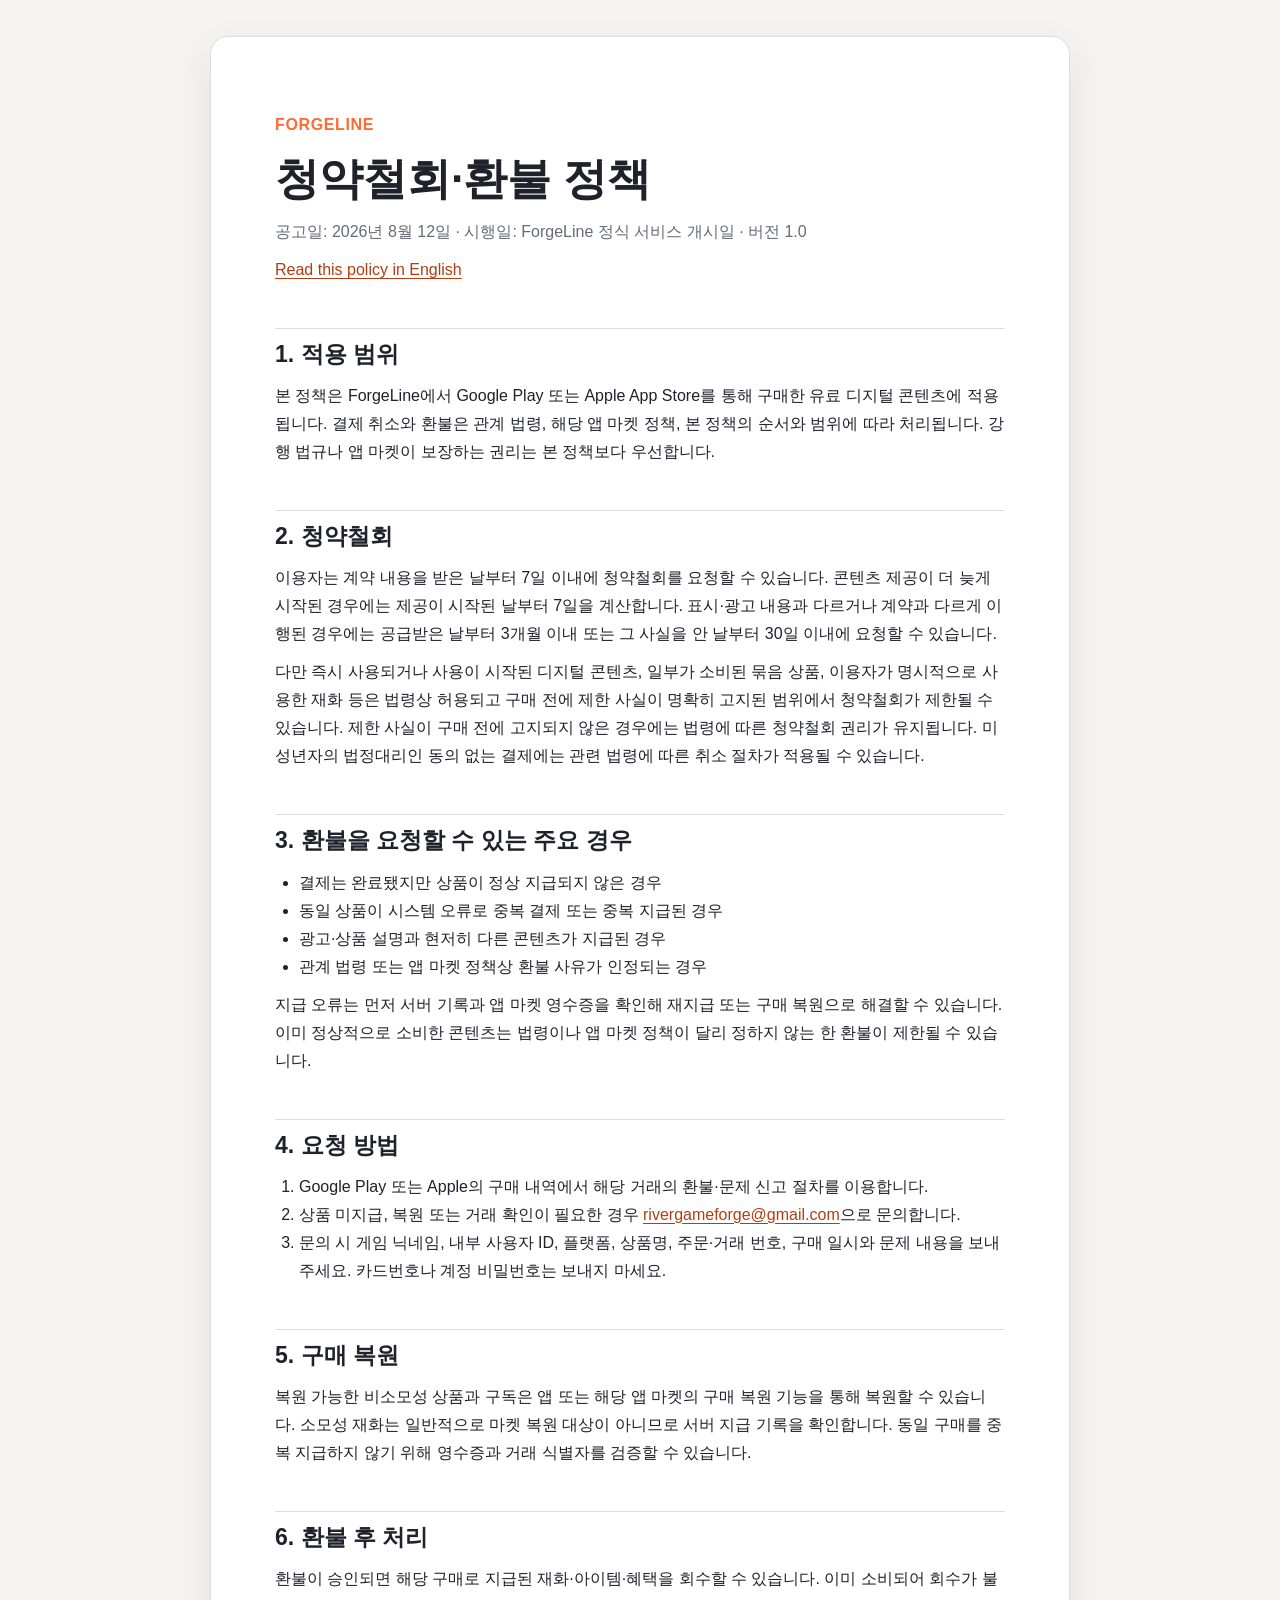
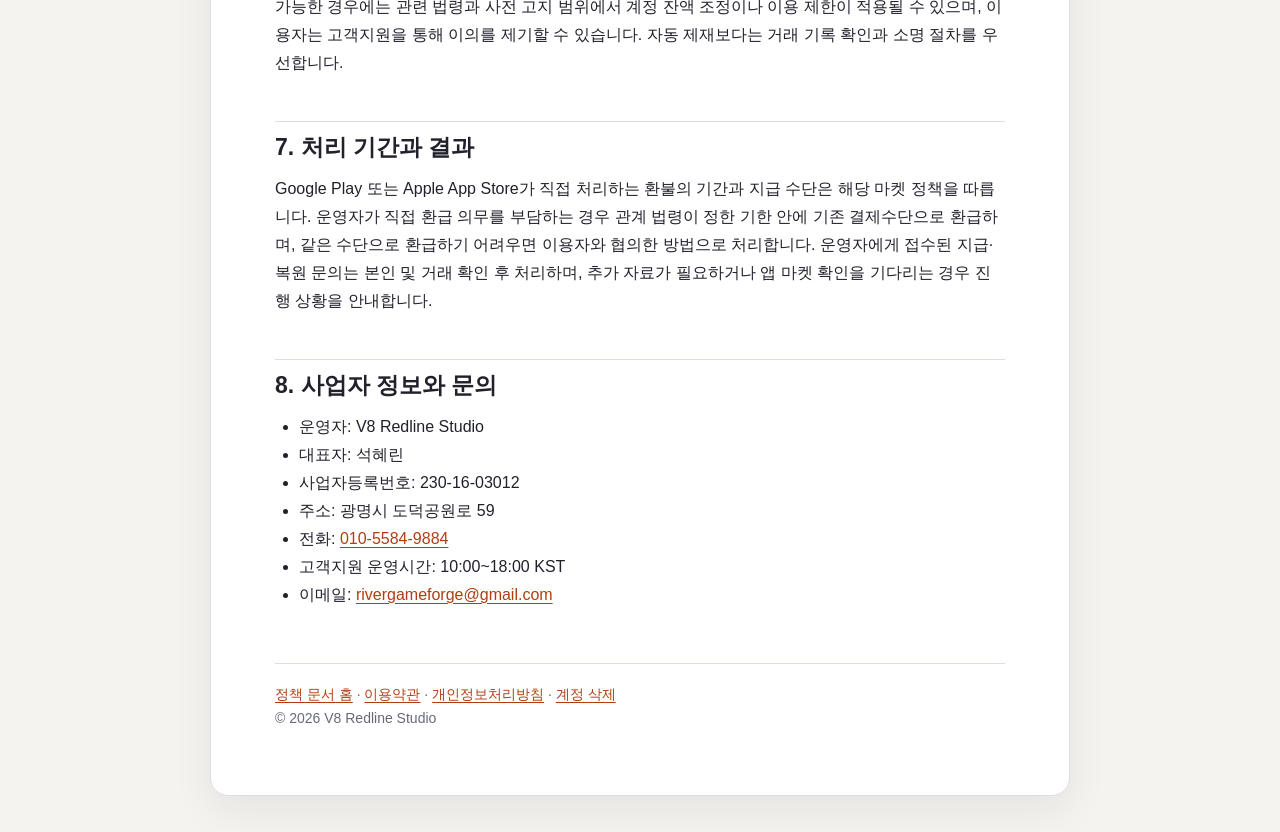
<file: refund/index.html>
<!doctype html>
<html lang="ko">
<head>
  <meta charset="utf-8">
  <meta name="viewport" content="width=device-width, initial-scale=1">
  <meta name="description" content="ForgeLine 청약철회 및 환불 정책">
  <title>ForgeLine 청약철회·환불 정책</title>
  <link rel="stylesheet" href="../styles.css">
</head>
<body>
  <main>
    <p class="eyebrow">FORGELINE</p>
    <h1>청약철회·환불 정책</h1>
    <p class="meta">공고일: 2026년 8월 12일 · 시행일: ForgeLine 정식 서비스 개시일 · 버전 1.0</p>
    <p><a href="./en/" lang="en">Read this policy in English</a></p>

    <h2>1. 적용 범위</h2>
    <p>본 정책은 ForgeLine에서 Google Play 또는 Apple App Store를 통해 구매한 유료 디지털 콘텐츠에 적용됩니다. 결제 취소와 환불은 관계 법령, 해당 앱 마켓 정책, 본 정책의 순서와 범위에 따라 처리됩니다. 강행 법규나 앱 마켓이 보장하는 권리는 본 정책보다 우선합니다.</p>

    <h2>2. 청약철회</h2>
    <p>이용자는 계약 내용을 받은 날부터 7일 이내에 청약철회를 요청할 수 있습니다. 콘텐츠 제공이 더 늦게 시작된 경우에는 제공이 시작된 날부터 7일을 계산합니다. 표시·광고 내용과 다르거나 계약과 다르게 이행된 경우에는 공급받은 날부터 3개월 이내 또는 그 사실을 안 날부터 30일 이내에 요청할 수 있습니다.</p>
    <p>다만 즉시 사용되거나 사용이 시작된 디지털 콘텐츠, 일부가 소비된 묶음 상품, 이용자가 명시적으로 사용한 재화 등은 법령상 허용되고 구매 전에 제한 사실이 명확히 고지된 범위에서 청약철회가 제한될 수 있습니다. 제한 사실이 구매 전에 고지되지 않은 경우에는 법령에 따른 청약철회 권리가 유지됩니다. 미성년자의 법정대리인 동의 없는 결제에는 관련 법령에 따른 취소 절차가 적용될 수 있습니다.</p>

    <h2>3. 환불을 요청할 수 있는 주요 경우</h2>
    <ul>
      <li>결제는 완료됐지만 상품이 정상 지급되지 않은 경우</li>
      <li>동일 상품이 시스템 오류로 중복 결제 또는 중복 지급된 경우</li>
      <li>광고·상품 설명과 현저히 다른 콘텐츠가 지급된 경우</li>
      <li>관계 법령 또는 앱 마켓 정책상 환불 사유가 인정되는 경우</li>
    </ul>
    <p>지급 오류는 먼저 서버 기록과 앱 마켓 영수증을 확인해 재지급 또는 구매 복원으로 해결할 수 있습니다. 이미 정상적으로 소비한 콘텐츠는 법령이나 앱 마켓 정책이 달리 정하지 않는 한 환불이 제한될 수 있습니다.</p>

    <h2>4. 요청 방법</h2>
    <ol>
      <li>Google Play 또는 Apple의 구매 내역에서 해당 거래의 환불·문제 신고 절차를 이용합니다.</li>
      <li>상품 미지급, 복원 또는 거래 확인이 필요한 경우 <a href="mailto:rivergameforge@gmail.com?subject=ForgeLine%20구매%20문의">rivergameforge@gmail.com</a>으로 문의합니다.</li>
      <li>문의 시 게임 닉네임, 내부 사용자 ID, 플랫폼, 상품명, 주문·거래 번호, 구매 일시와 문제 내용을 보내주세요. 카드번호나 계정 비밀번호는 보내지 마세요.</li>
    </ol>

    <h2>5. 구매 복원</h2>
    <p>복원 가능한 비소모성 상품과 구독은 앱 또는 해당 앱 마켓의 구매 복원 기능을 통해 복원할 수 있습니다. 소모성 재화는 일반적으로 마켓 복원 대상이 아니므로 서버 지급 기록을 확인합니다. 동일 구매를 중복 지급하지 않기 위해 영수증과 거래 식별자를 검증할 수 있습니다.</p>

    <h2>6. 환불 후 처리</h2>
    <p>환불이 승인되면 해당 구매로 지급된 재화·아이템·혜택을 회수할 수 있습니다. 이미 소비되어 회수가 불가능한 경우에는 관련 법령과 사전 고지 범위에서 계정 잔액 조정이나 이용 제한이 적용될 수 있으며, 이용자는 고객지원을 통해 이의를 제기할 수 있습니다. 자동 제재보다는 거래 기록 확인과 소명 절차를 우선합니다.</p>

    <h2>7. 처리 기간과 결과</h2>
    <p>Google Play 또는 Apple App Store가 직접 처리하는 환불의 기간과 지급 수단은 해당 마켓 정책을 따릅니다. 운영자가 직접 환급 의무를 부담하는 경우 관계 법령이 정한 기한 안에 기존 결제수단으로 환급하며, 같은 수단으로 환급하기 어려우면 이용자와 협의한 방법으로 처리합니다. 운영자에게 접수된 지급·복원 문의는 본인 및 거래 확인 후 처리하며, 추가 자료가 필요하거나 앱 마켓 확인을 기다리는 경우 진행 상황을 안내합니다.</p>

    <h2>8. 사업자 정보와 문의</h2>
    <ul>
      <li>운영자: V8 Redline Studio</li>
      <li>대표자: 석혜린</li>
      <li>사업자등록번호: 230-16-03012</li>
      <li>주소: 광명시 도덕공원로 59</li>
      <li>전화: <a href="tel:+821055849884">010-5584-9884</a></li>
      <li>고객지원 운영시간: 10:00~18:00 KST</li>
      <li>이메일: <a href="mailto:rivergameforge@gmail.com">rivergameforge@gmail.com</a></li>
    </ul>

    <footer>
      <a href="../">정책 문서 홈</a> · <a href="../terms/">이용약관</a> · <a href="../privacy/">개인정보처리방침</a> · <a href="../deletion/">계정 삭제</a><br>
      © 2026 V8 Redline Studio
    </footer>
  </main>
</body>
</html>
</file>
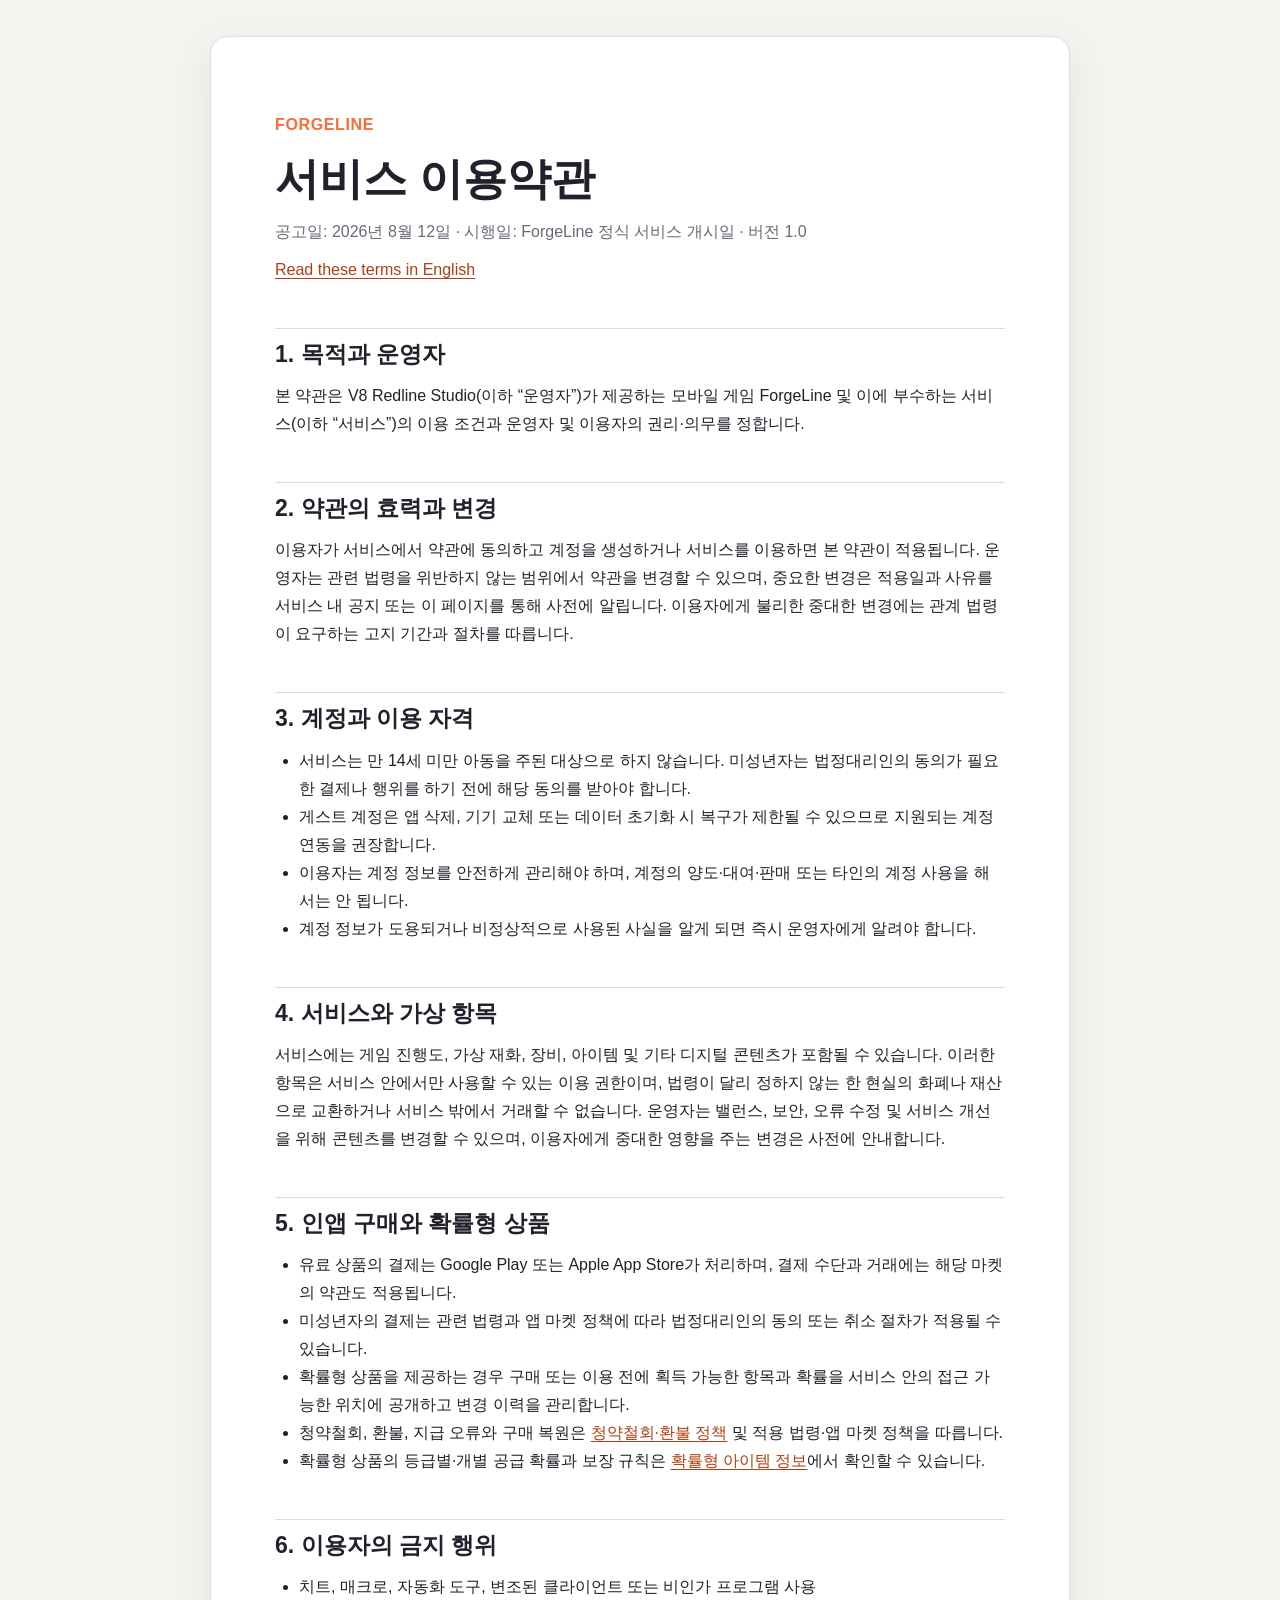
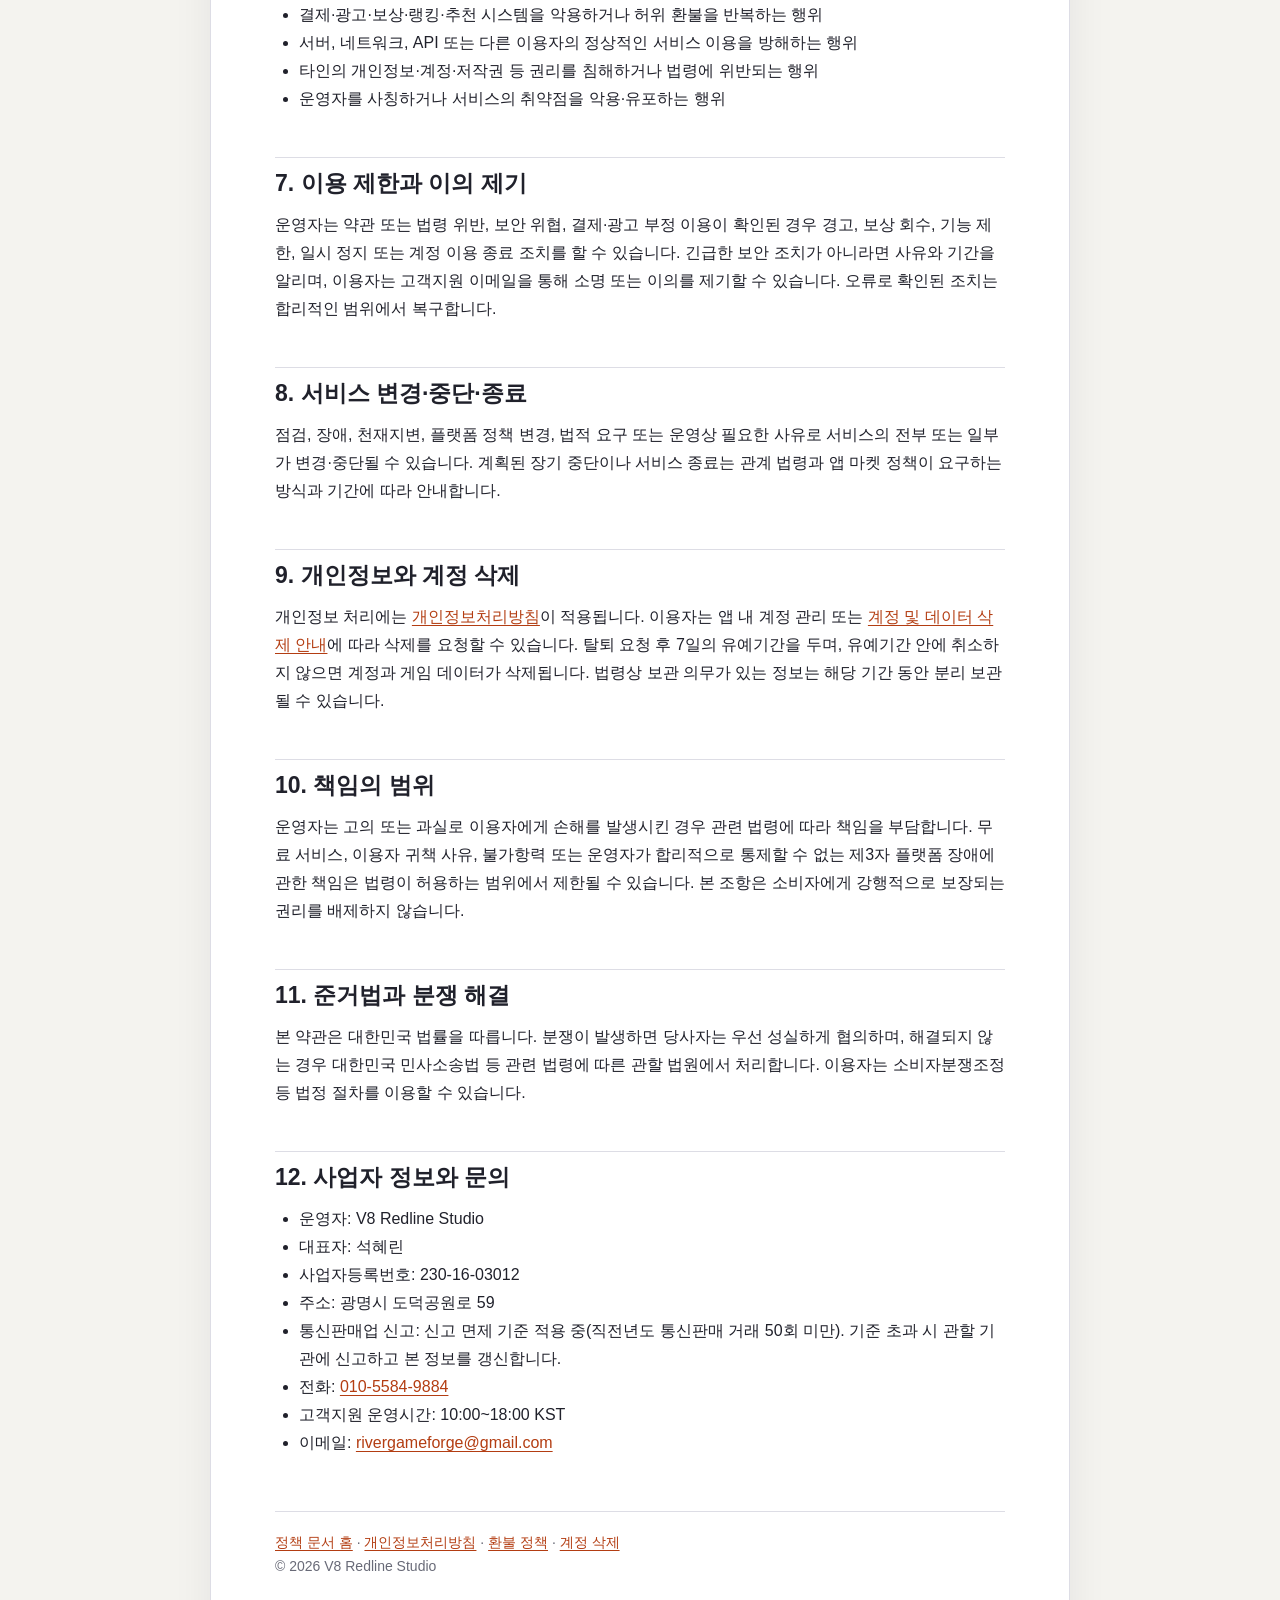
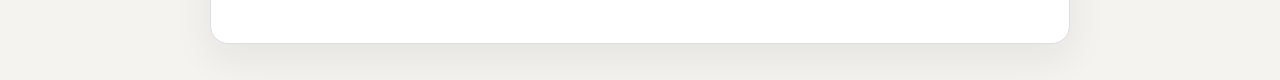
<file: terms/index.html>
<!doctype html>
<html lang="ko">
<head>
  <meta charset="utf-8">
  <meta name="viewport" content="width=device-width, initial-scale=1">
  <meta name="description" content="ForgeLine 서비스 이용약관">
  <title>ForgeLine 서비스 이용약관</title>
  <link rel="stylesheet" href="../styles.css">
</head>
<body>
  <main>
    <p class="eyebrow">FORGELINE</p>
    <h1>서비스 이용약관</h1>
    <p class="meta">공고일: 2026년 8월 12일 · 시행일: ForgeLine 정식 서비스 개시일 · 버전 1.0</p>
    <p><a href="./en/" lang="en">Read these terms in English</a></p>

    <h2>1. 목적과 운영자</h2>
    <p>본 약관은 V8 Redline Studio(이하 “운영자”)가 제공하는 모바일 게임 ForgeLine 및 이에 부수하는 서비스(이하 “서비스”)의 이용 조건과 운영자 및 이용자의 권리·의무를 정합니다.</p>

    <h2>2. 약관의 효력과 변경</h2>
    <p>이용자가 서비스에서 약관에 동의하고 계정을 생성하거나 서비스를 이용하면 본 약관이 적용됩니다. 운영자는 관련 법령을 위반하지 않는 범위에서 약관을 변경할 수 있으며, 중요한 변경은 적용일과 사유를 서비스 내 공지 또는 이 페이지를 통해 사전에 알립니다. 이용자에게 불리한 중대한 변경에는 관계 법령이 요구하는 고지 기간과 절차를 따릅니다.</p>

    <h2>3. 계정과 이용 자격</h2>
    <ul>
      <li>서비스는 만 14세 미만 아동을 주된 대상으로 하지 않습니다. 미성년자는 법정대리인의 동의가 필요한 결제나 행위를 하기 전에 해당 동의를 받아야 합니다.</li>
      <li>게스트 계정은 앱 삭제, 기기 교체 또는 데이터 초기화 시 복구가 제한될 수 있으므로 지원되는 계정 연동을 권장합니다.</li>
      <li>이용자는 계정 정보를 안전하게 관리해야 하며, 계정의 양도·대여·판매 또는 타인의 계정 사용을 해서는 안 됩니다.</li>
      <li>계정 정보가 도용되거나 비정상적으로 사용된 사실을 알게 되면 즉시 운영자에게 알려야 합니다.</li>
    </ul>

    <h2>4. 서비스와 가상 항목</h2>
    <p>서비스에는 게임 진행도, 가상 재화, 장비, 아이템 및 기타 디지털 콘텐츠가 포함될 수 있습니다. 이러한 항목은 서비스 안에서만 사용할 수 있는 이용 권한이며, 법령이 달리 정하지 않는 한 현실의 화폐나 재산으로 교환하거나 서비스 밖에서 거래할 수 없습니다. 운영자는 밸런스, 보안, 오류 수정 및 서비스 개선을 위해 콘텐츠를 변경할 수 있으며, 이용자에게 중대한 영향을 주는 변경은 사전에 안내합니다.</p>

    <h2>5. 인앱 구매와 확률형 상품</h2>
    <ul>
      <li>유료 상품의 결제는 Google Play 또는 Apple App Store가 처리하며, 결제 수단과 거래에는 해당 마켓의 약관도 적용됩니다.</li>
      <li>미성년자의 결제는 관련 법령과 앱 마켓 정책에 따라 법정대리인의 동의 또는 취소 절차가 적용될 수 있습니다.</li>
      <li>확률형 상품을 제공하는 경우 구매 또는 이용 전에 획득 가능한 항목과 확률을 서비스 안의 접근 가능한 위치에 공개하고 변경 이력을 관리합니다.</li>
      <li>청약철회, 환불, 지급 오류와 구매 복원은 <a href="../refund/">청약철회·환불 정책</a> 및 적용 법령·앱 마켓 정책을 따릅니다.</li>
      <li>확률형 상품의 등급별·개별 공급 확률과 보장 규칙은 <a href="../probability/">확률형 아이템 정보</a>에서 확인할 수 있습니다.</li>
    </ul>

    <h2>6. 이용자의 금지 행위</h2>
    <ul>
      <li>치트, 매크로, 자동화 도구, 변조된 클라이언트 또는 비인가 프로그램 사용</li>
      <li>결제·광고·보상·랭킹·추천 시스템을 악용하거나 허위 환불을 반복하는 행위</li>
      <li>서버, 네트워크, API 또는 다른 이용자의 정상적인 서비스 이용을 방해하는 행위</li>
      <li>타인의 개인정보·계정·저작권 등 권리를 침해하거나 법령에 위반되는 행위</li>
      <li>운영자를 사칭하거나 서비스의 취약점을 악용·유포하는 행위</li>
    </ul>

    <h2>7. 이용 제한과 이의 제기</h2>
    <p>운영자는 약관 또는 법령 위반, 보안 위협, 결제·광고 부정 이용이 확인된 경우 경고, 보상 회수, 기능 제한, 일시 정지 또는 계정 이용 종료 조치를 할 수 있습니다. 긴급한 보안 조치가 아니라면 사유와 기간을 알리며, 이용자는 고객지원 이메일을 통해 소명 또는 이의를 제기할 수 있습니다. 오류로 확인된 조치는 합리적인 범위에서 복구합니다.</p>

    <h2>8. 서비스 변경·중단·종료</h2>
    <p>점검, 장애, 천재지변, 플랫폼 정책 변경, 법적 요구 또는 운영상 필요한 사유로 서비스의 전부 또는 일부가 변경·중단될 수 있습니다. 계획된 장기 중단이나 서비스 종료는 관계 법령과 앱 마켓 정책이 요구하는 방식과 기간에 따라 안내합니다.</p>

    <h2>9. 개인정보와 계정 삭제</h2>
    <p>개인정보 처리에는 <a href="../privacy/">개인정보처리방침</a>이 적용됩니다. 이용자는 앱 내 계정 관리 또는 <a href="../deletion/">계정 및 데이터 삭제 안내</a>에 따라 삭제를 요청할 수 있습니다. 탈퇴 요청 후 7일의 유예기간을 두며, 유예기간 안에 취소하지 않으면 계정과 게임 데이터가 삭제됩니다. 법령상 보관 의무가 있는 정보는 해당 기간 동안 분리 보관될 수 있습니다.</p>

    <h2>10. 책임의 범위</h2>
    <p>운영자는 고의 또는 과실로 이용자에게 손해를 발생시킨 경우 관련 법령에 따라 책임을 부담합니다. 무료 서비스, 이용자 귀책 사유, 불가항력 또는 운영자가 합리적으로 통제할 수 없는 제3자 플랫폼 장애에 관한 책임은 법령이 허용하는 범위에서 제한될 수 있습니다. 본 조항은 소비자에게 강행적으로 보장되는 권리를 배제하지 않습니다.</p>

    <h2>11. 준거법과 분쟁 해결</h2>
    <p>본 약관은 대한민국 법률을 따릅니다. 분쟁이 발생하면 당사자는 우선 성실하게 협의하며, 해결되지 않는 경우 대한민국 민사소송법 등 관련 법령에 따른 관할 법원에서 처리합니다. 이용자는 소비자분쟁조정 등 법정 절차를 이용할 수 있습니다.</p>

    <h2>12. 사업자 정보와 문의</h2>
    <ul>
      <li>운영자: V8 Redline Studio</li>
      <li>대표자: 석혜린</li>
      <li>사업자등록번호: 230-16-03012</li>
      <li>주소: 광명시 도덕공원로 59</li>
      <li>통신판매업 신고: 신고 면제 기준 적용 중(직전년도 통신판매 거래 50회 미만). 기준 초과 시 관할 기관에 신고하고 본 정보를 갱신합니다.</li>
      <li>전화: <a href="tel:+821055849884">010-5584-9884</a></li>
      <li>고객지원 운영시간: 10:00~18:00 KST</li>
      <li>이메일: <a href="mailto:rivergameforge@gmail.com">rivergameforge@gmail.com</a></li>
    </ul>

    <footer>
      <a href="../">정책 문서 홈</a> · <a href="../privacy/">개인정보처리방침</a> · <a href="../refund/">환불 정책</a> · <a href="../deletion/">계정 삭제</a><br>
      © 2026 V8 Redline Studio
    </footer>
  </main>
</body>
</html>
</file>
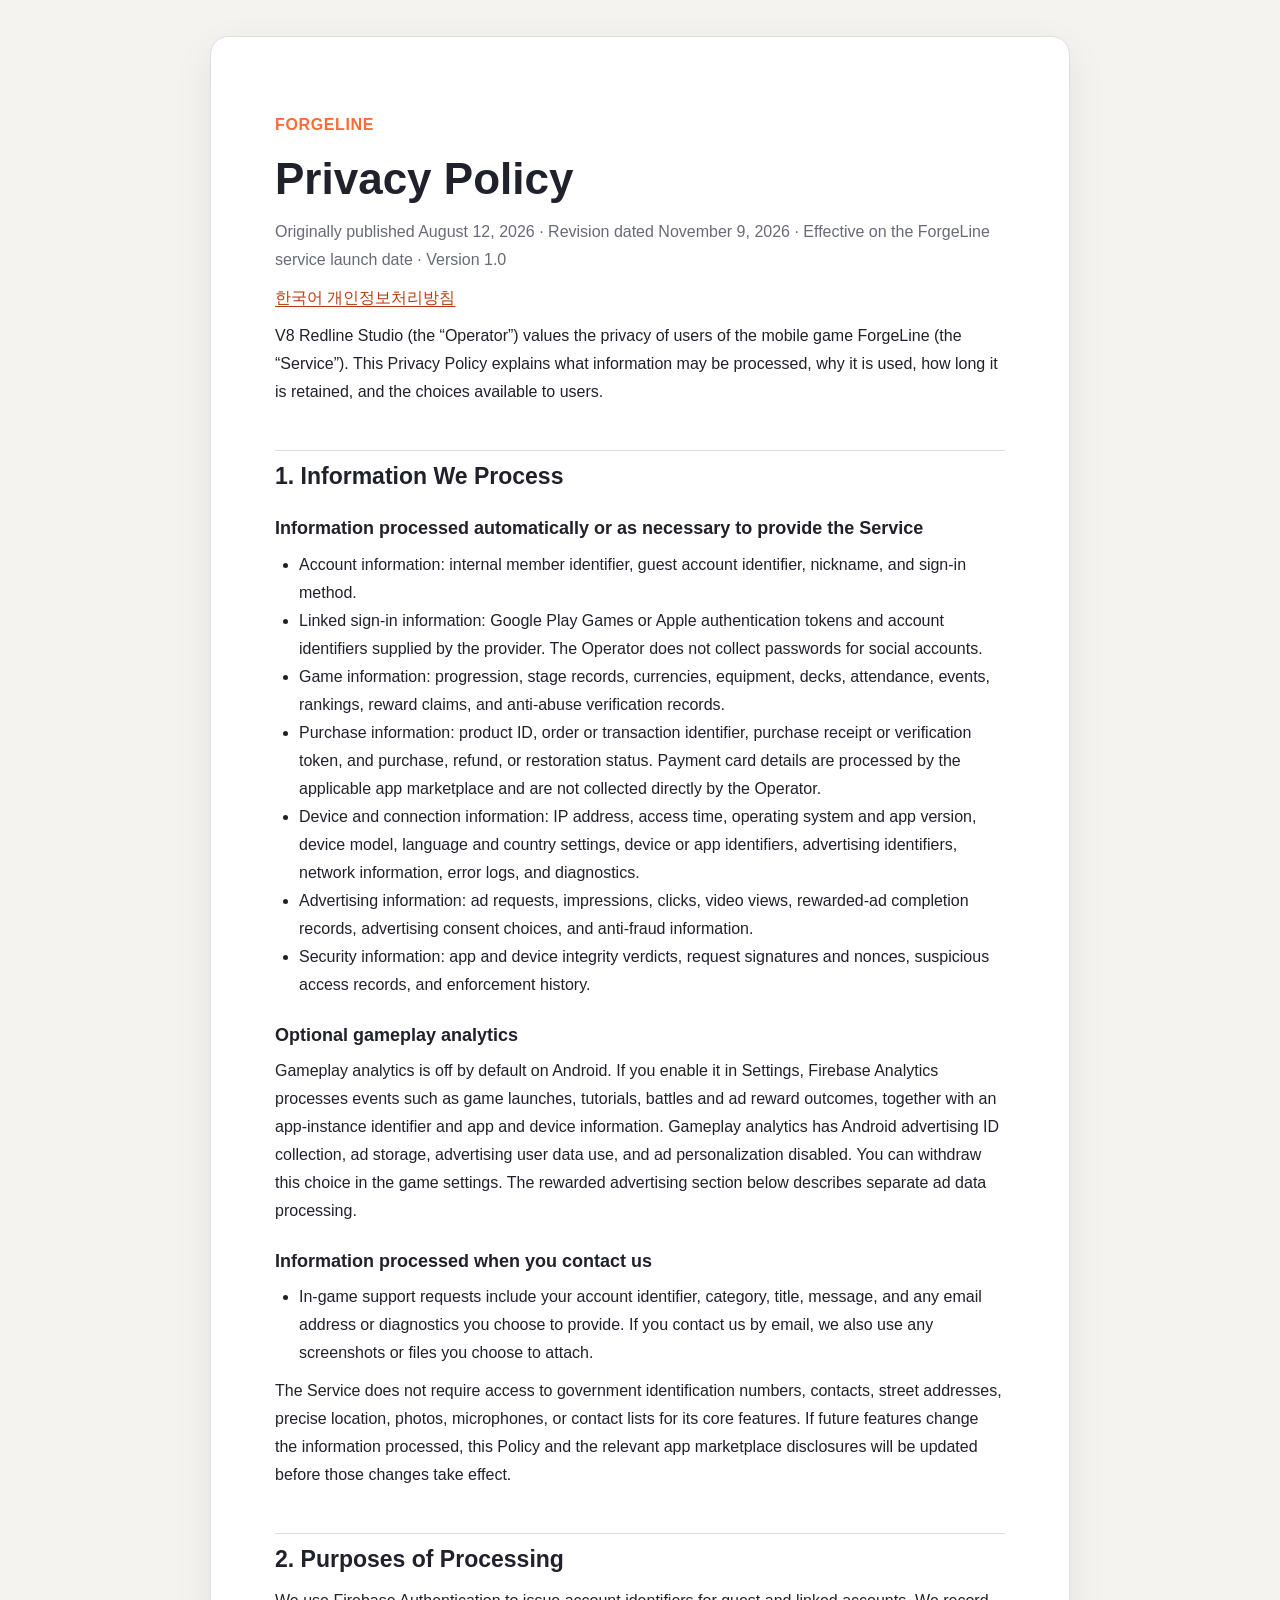
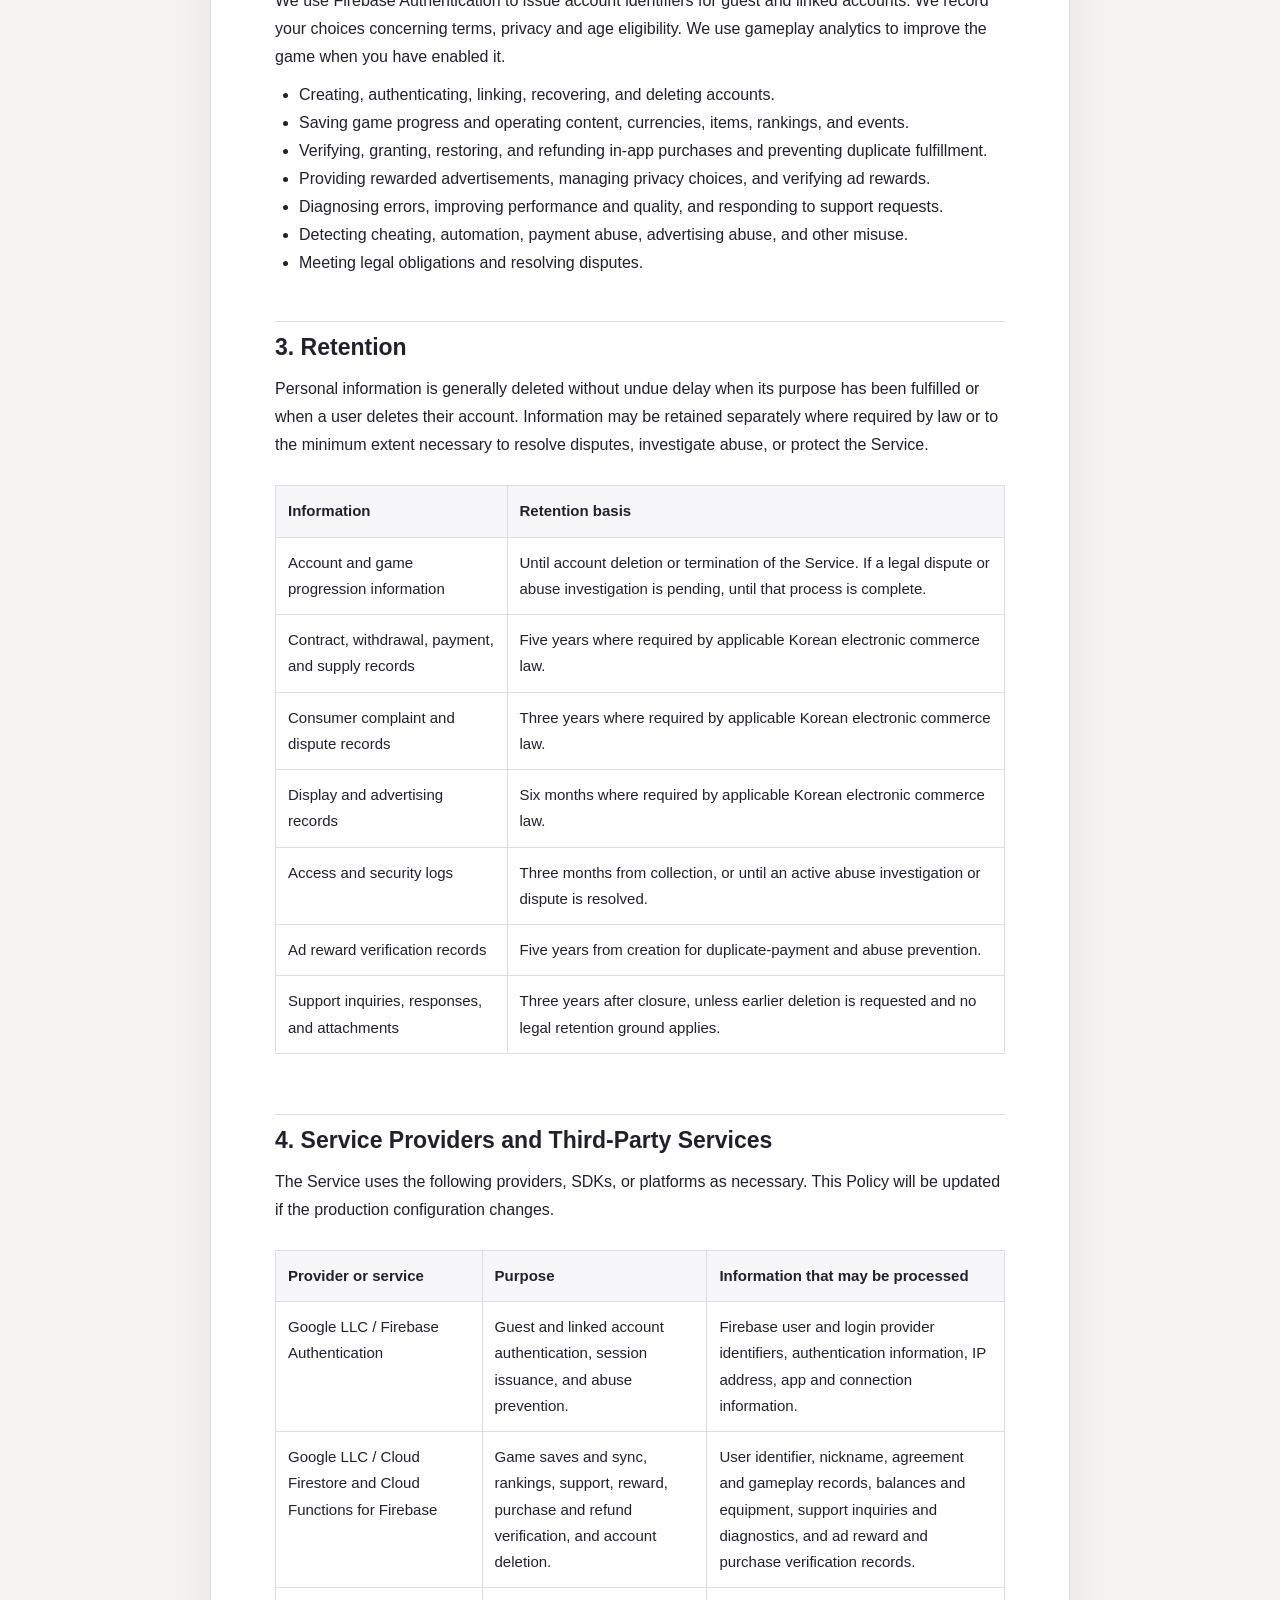
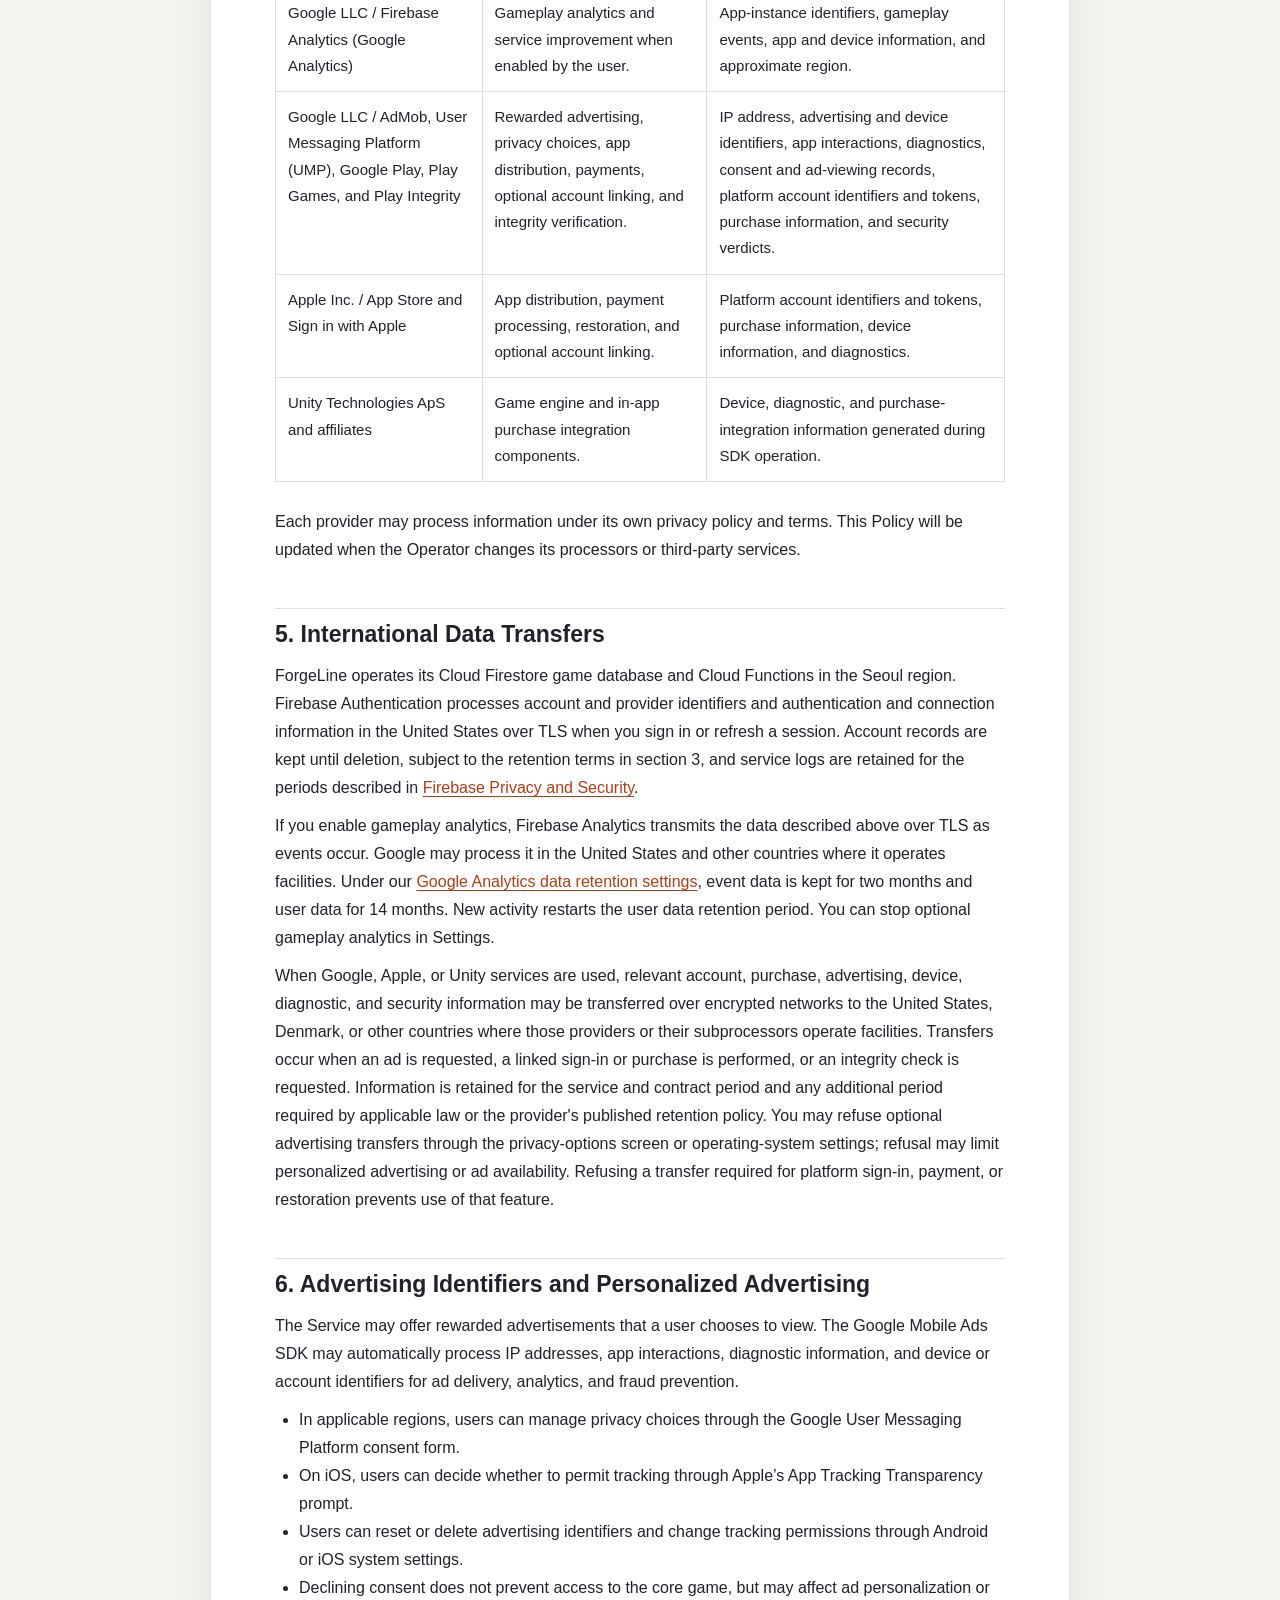
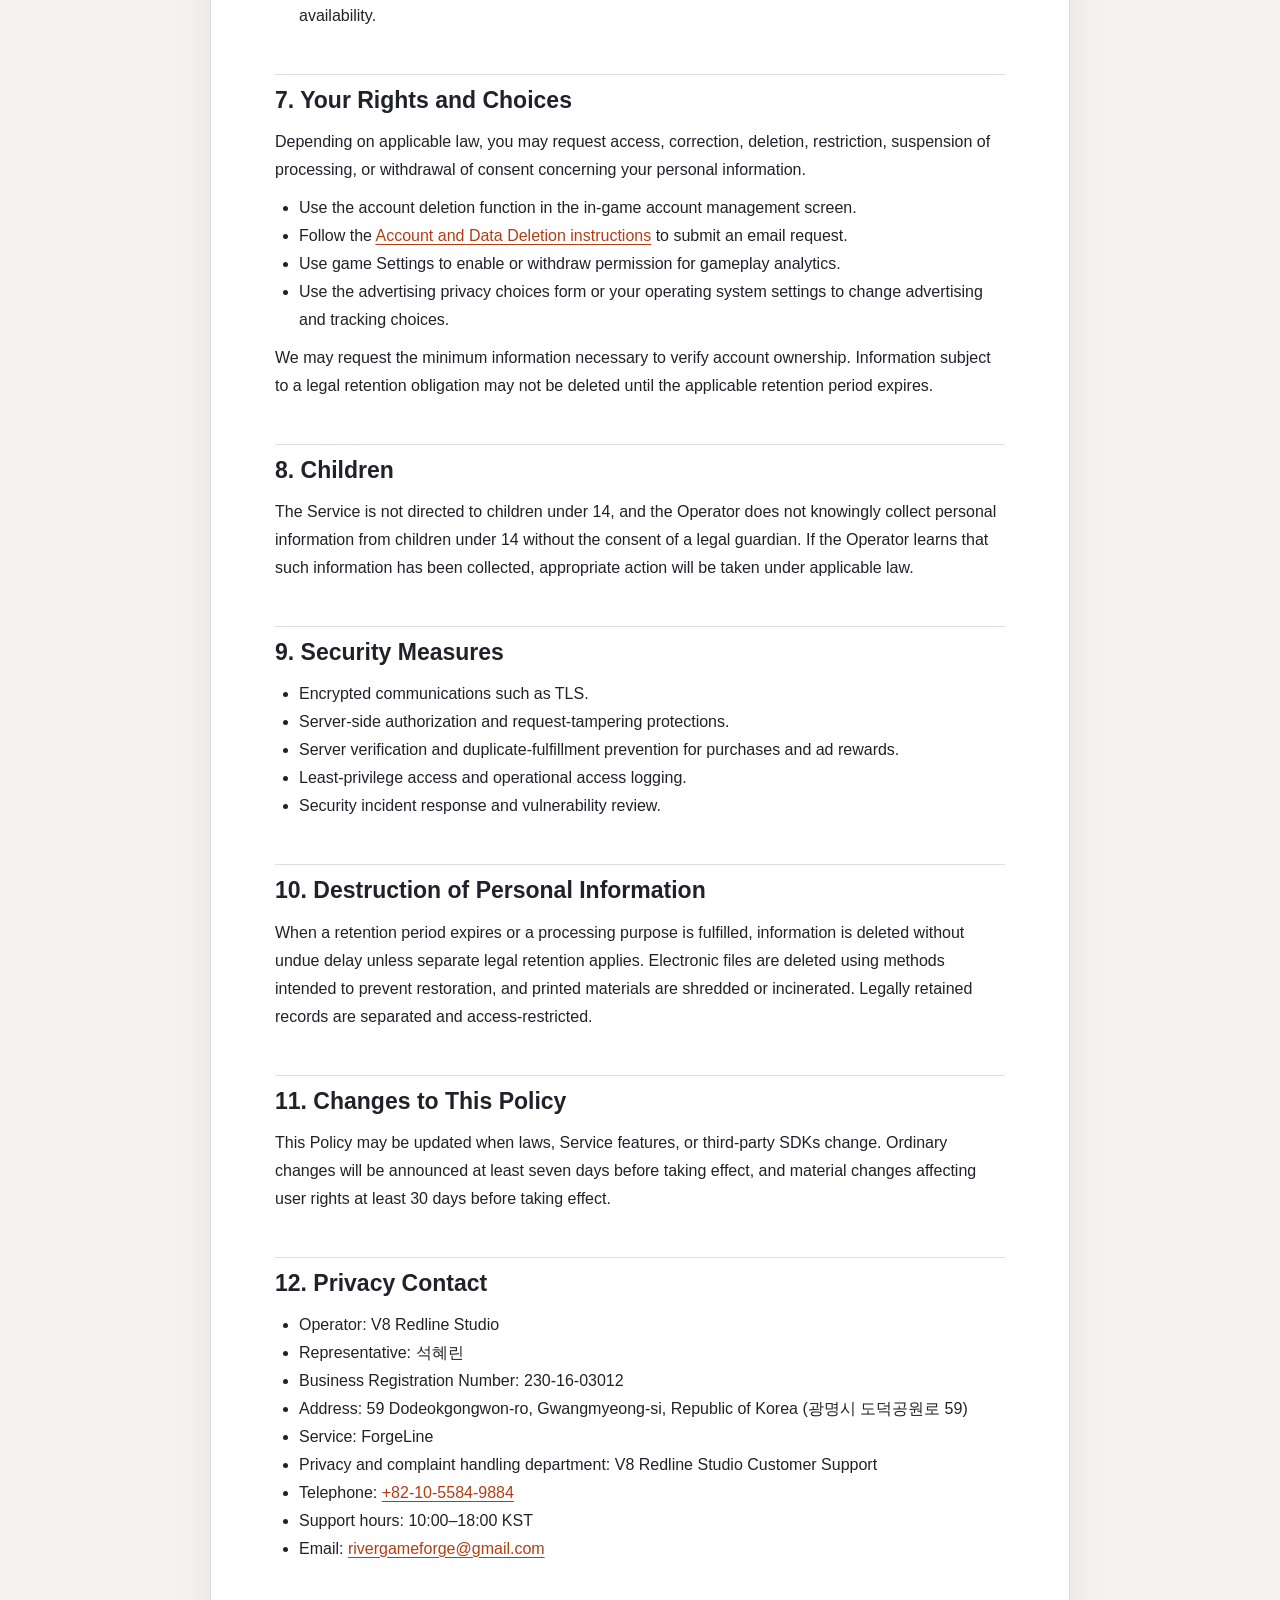
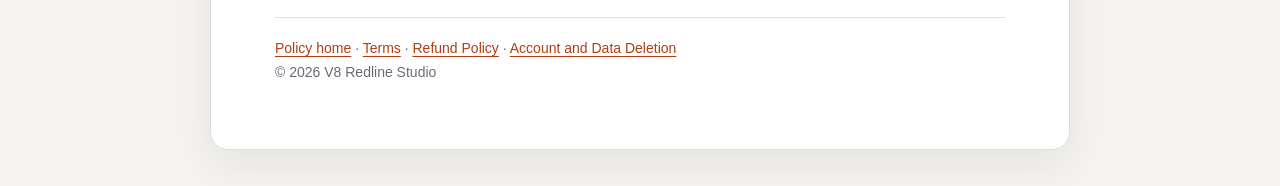
<file: privacy/en/index.html>
<!doctype html>
<html lang="en">
<head>
  <meta charset="utf-8">
  <meta name="viewport" content="width=device-width, initial-scale=1">
  <meta name="description" content="ForgeLine Privacy Policy">
  <title>ForgeLine Privacy Policy</title>
  <link rel="stylesheet" href="../../styles.css">
</head>
<body>
  <main>
    <p class="eyebrow">FORGELINE</p>
    <h1>Privacy Policy</h1>
    <p class="meta">Originally published August 12, 2026 · Revision dated November 9, 2026 · Effective on the ForgeLine service launch date · Version 1.0</p>
    <p><a href="../" lang="ko">한국어 개인정보처리방침</a></p>

    <p>V8 Redline Studio (the “Operator”) values the privacy of users of the mobile game ForgeLine (the “Service”). This Privacy Policy explains what information may be processed, why it is used, how long it is retained, and the choices available to users.</p>

    <h2>1. Information We Process</h2>
    <h3>Information processed automatically or as necessary to provide the Service</h3>
    <ul>
      <li>Account information: internal member identifier, guest account identifier, nickname, and sign-in method.</li>
      <li>Linked sign-in information: Google Play Games or Apple authentication tokens and account identifiers supplied by the provider. The Operator does not collect passwords for social accounts.</li>
      <li>Game information: progression, stage records, currencies, equipment, decks, attendance, events, rankings, reward claims, and anti-abuse verification records.</li>
      <li>Purchase information: product ID, order or transaction identifier, purchase receipt or verification token, and purchase, refund, or restoration status. Payment card details are processed by the applicable app marketplace and are not collected directly by the Operator.</li>
      <li>Device and connection information: IP address, access time, operating system and app version, device model, language and country settings, device or app identifiers, advertising identifiers, network information, error logs, and diagnostics.</li>
      <li>Advertising information: ad requests, impressions, clicks, video views, rewarded-ad completion records, advertising consent choices, and anti-fraud information.</li>
      <li>Security information: app and device integrity verdicts, request signatures and nonces, suspicious access records, and enforcement history.</li>
    </ul>

    <h3>Optional gameplay analytics</h3>
    <p>Gameplay analytics is off by default on Android. If you enable it in Settings, Firebase Analytics processes events such as game launches, tutorials, battles and ad reward outcomes, together with an app-instance identifier and app and device information. Gameplay analytics has Android advertising ID collection, ad storage, advertising user data use, and ad personalization disabled. You can withdraw this choice in the game settings. The rewarded advertising section below describes separate ad data processing.</p>

    <h3>Information processed when you contact us</h3>
    <ul>
      <li>In-game support requests include your account identifier, category, title, message, and any email address or diagnostics you choose to provide. If you contact us by email, we also use any screenshots or files you choose to attach.</li>
    </ul>
    <p>The Service does not require access to government identification numbers, contacts, street addresses, precise location, photos, microphones, or contact lists for its core features. If future features change the information processed, this Policy and the relevant app marketplace disclosures will be updated before those changes take effect.</p>

    <h2>2. Purposes of Processing</h2>
    <p>We use Firebase Authentication to issue account identifiers for guest and linked accounts. We record your choices concerning terms, privacy and age eligibility. We use gameplay analytics to improve the game when you have enabled it.</p>
    <ul>
      <li>Creating, authenticating, linking, recovering, and deleting accounts.</li>
      <li>Saving game progress and operating content, currencies, items, rankings, and events.</li>
      <li>Verifying, granting, restoring, and refunding in-app purchases and preventing duplicate fulfillment.</li>
      <li>Providing rewarded advertisements, managing privacy choices, and verifying ad rewards.</li>
      <li>Diagnosing errors, improving performance and quality, and responding to support requests.</li>
      <li>Detecting cheating, automation, payment abuse, advertising abuse, and other misuse.</li>
      <li>Meeting legal obligations and resolving disputes.</li>
    </ul>

    <h2>3. Retention</h2>
    <p>Personal information is generally deleted without undue delay when its purpose has been fulfilled or when a user deletes their account. Information may be retained separately where required by law or to the minimum extent necessary to resolve disputes, investigate abuse, or protect the Service.</p>
    <div class="table-wrap">
      <table>
        <thead><tr><th>Information</th><th>Retention basis</th></tr></thead>
        <tbody>
          <tr><td>Account and game progression information</td><td>Until account deletion or termination of the Service. If a legal dispute or abuse investigation is pending, until that process is complete.</td></tr>
          <tr><td>Contract, withdrawal, payment, and supply records</td><td>Five years where required by applicable Korean electronic commerce law.</td></tr>
          <tr><td>Consumer complaint and dispute records</td><td>Three years where required by applicable Korean electronic commerce law.</td></tr>
          <tr><td>Display and advertising records</td><td>Six months where required by applicable Korean electronic commerce law.</td></tr>
          <tr><td>Access and security logs</td><td>Three months from collection, or until an active abuse investigation or dispute is resolved.</td></tr>
          <tr><td>Ad reward verification records</td><td>Five years from creation for duplicate-payment and abuse prevention.</td></tr>
          <tr><td>Support inquiries, responses, and attachments</td><td>Three years after closure, unless earlier deletion is requested and no legal retention ground applies.</td></tr>
        </tbody>
      </table>
    </div>

    <h2>4. Service Providers and Third-Party Services</h2>
    <p>The Service uses the following providers, SDKs, or platforms as necessary. This Policy will be updated if the production configuration changes.</p>
    <div class="table-wrap">
      <table>
        <thead><tr><th>Provider or service</th><th>Purpose</th><th>Information that may be processed</th></tr></thead>
        <tbody>
          <tr><td>Google LLC / Firebase Authentication</td><td>Guest and linked account authentication, session issuance, and abuse prevention.</td><td>Firebase user and login provider identifiers, authentication information, IP address, app and connection information.</td></tr>
          <tr><td>Google LLC / Cloud Firestore and Cloud Functions for Firebase</td><td>Game saves and sync, rankings, support, reward, purchase and refund verification, and account deletion.</td><td>User identifier, nickname, agreement and gameplay records, balances and equipment, support inquiries and diagnostics, and ad reward and purchase verification records.</td></tr>
          <tr><td>Google LLC / Firebase Analytics (Google Analytics)</td><td>Gameplay analytics and service improvement when enabled by the user.</td><td>App-instance identifiers, gameplay events, app and device information, and approximate region.</td></tr>
          <tr><td>Google LLC / AdMob, User Messaging Platform (UMP), Google Play, Play Games, and Play Integrity</td><td>Rewarded advertising, privacy choices, app distribution, payments, optional account linking, and integrity verification.</td><td>IP address, advertising and device identifiers, app interactions, diagnostics, consent and ad-viewing records, platform account identifiers and tokens, purchase information, and security verdicts.</td></tr>
          <tr><td>Apple Inc. / App Store and Sign in with Apple</td><td>App distribution, payment processing, restoration, and optional account linking.</td><td>Platform account identifiers and tokens, purchase information, device information, and diagnostics.</td></tr>
          <tr><td>Unity Technologies ApS and affiliates</td><td>Game engine and in-app purchase integration components.</td><td>Device, diagnostic, and purchase-integration information generated during SDK operation.</td></tr>
        </tbody>
      </table>
    </div>
    <p>Each provider may process information under its own privacy policy and terms. This Policy will be updated when the Operator changes its processors or third-party services.</p>

    <h2>5. International Data Transfers</h2>
    <p>ForgeLine operates its Cloud Firestore game database and Cloud Functions in the Seoul region. Firebase Authentication processes account and provider identifiers and authentication and connection information in the United States over TLS when you sign in or refresh a session. Account records are kept until deletion, subject to the retention terms in section 3, and service logs are retained for the periods described in <a href="https://firebase.google.com/support/privacy">Firebase Privacy and Security</a>.</p>
    <p>If you enable gameplay analytics, Firebase Analytics transmits the data described above over TLS as events occur. Google may process it in the United States and other countries where it operates facilities. Under our <a href="https://support.google.com/analytics/answer/7667196">Google Analytics data retention settings</a>, event data is kept for two months and user data for 14 months. New activity restarts the user data retention period. You can stop optional gameplay analytics in Settings.</p>
    <p>When Google, Apple, or Unity services are used, relevant account, purchase, advertising, device, diagnostic, and security information may be transferred over encrypted networks to the United States, Denmark, or other countries where those providers or their subprocessors operate facilities. Transfers occur when an ad is requested, a linked sign-in or purchase is performed, or an integrity check is requested. Information is retained for the service and contract period and any additional period required by applicable law or the provider's published retention policy. You may refuse optional advertising transfers through the privacy-options screen or operating-system settings; refusal may limit personalized advertising or ad availability. Refusing a transfer required for platform sign-in, payment, or restoration prevents use of that feature.</p>

    <h2>6. Advertising Identifiers and Personalized Advertising</h2>
    <p>The Service may offer rewarded advertisements that a user chooses to view. The Google Mobile Ads SDK may automatically process IP addresses, app interactions, diagnostic information, and device or account identifiers for ad delivery, analytics, and fraud prevention.</p>
    <ul>
      <li>In applicable regions, users can manage privacy choices through the Google User Messaging Platform consent form.</li>
      <li>On iOS, users can decide whether to permit tracking through Apple’s App Tracking Transparency prompt.</li>
      <li>Users can reset or delete advertising identifiers and change tracking permissions through Android or iOS system settings.</li>
      <li>Declining consent does not prevent access to the core game, but may affect ad personalization or availability.</li>
    </ul>

    <h2>7. Your Rights and Choices</h2>
    <p>Depending on applicable law, you may request access, correction, deletion, restriction, suspension of processing, or withdrawal of consent concerning your personal information.</p>
    <ul>
      <li>Use the account deletion function in the in-game account management screen.</li>
      <li>Follow the <a href="../../deletion/">Account and Data Deletion instructions</a> to submit an email request.</li>
      <li>Use game Settings to enable or withdraw permission for gameplay analytics.</li>
      <li>Use the advertising privacy choices form or your operating system settings to change advertising and tracking choices.</li>
    </ul>
    <p>We may request the minimum information necessary to verify account ownership. Information subject to a legal retention obligation may not be deleted until the applicable retention period expires.</p>

    <h2>8. Children</h2>
    <p>The Service is not directed to children under 14, and the Operator does not knowingly collect personal information from children under 14 without the consent of a legal guardian. If the Operator learns that such information has been collected, appropriate action will be taken under applicable law.</p>

    <h2>9. Security Measures</h2>
    <ul>
      <li>Encrypted communications such as TLS.</li>
      <li>Server-side authorization and request-tampering protections.</li>
      <li>Server verification and duplicate-fulfillment prevention for purchases and ad rewards.</li>
      <li>Least-privilege access and operational access logging.</li>
      <li>Security incident response and vulnerability review.</li>
    </ul>

    <h2>10. Destruction of Personal Information</h2>
    <p>When a retention period expires or a processing purpose is fulfilled, information is deleted without undue delay unless separate legal retention applies. Electronic files are deleted using methods intended to prevent restoration, and printed materials are shredded or incinerated. Legally retained records are separated and access-restricted.</p>

    <h2>11. Changes to This Policy</h2>
    <p>This Policy may be updated when laws, Service features, or third-party SDKs change. Ordinary changes will be announced at least seven days before taking effect, and material changes affecting user rights at least 30 days before taking effect.</p>

    <h2>12. Privacy Contact</h2>
    <ul>
      <li>Operator: V8 Redline Studio</li>
      <li>Representative: 석혜린</li>
      <li>Business Registration Number: 230-16-03012</li>
      <li>Address: 59 Dodeokgongwon-ro, Gwangmyeong-si, Republic of Korea (광명시 도덕공원로 59)</li>
      <li>Service: ForgeLine</li>
      <li>Privacy and complaint handling department: V8 Redline Studio Customer Support</li>
      <li>Telephone: <a href="tel:+821055849884">+82-10-5584-9884</a></li>
      <li>Support hours: 10:00–18:00 KST</li>
      <li>Email: <a href="mailto:rivergameforge@gmail.com">rivergameforge@gmail.com</a></li>
    </ul>

    <footer>
      <a href="../../">Policy home</a> · <a href="../../terms/en/">Terms</a> · <a href="../../refund/en/">Refund Policy</a> · <a href="../../deletion/">Account and Data Deletion</a><br>
      © 2026 V8 Redline Studio
    </footer>
  </main>
</body>
</html>
</file>
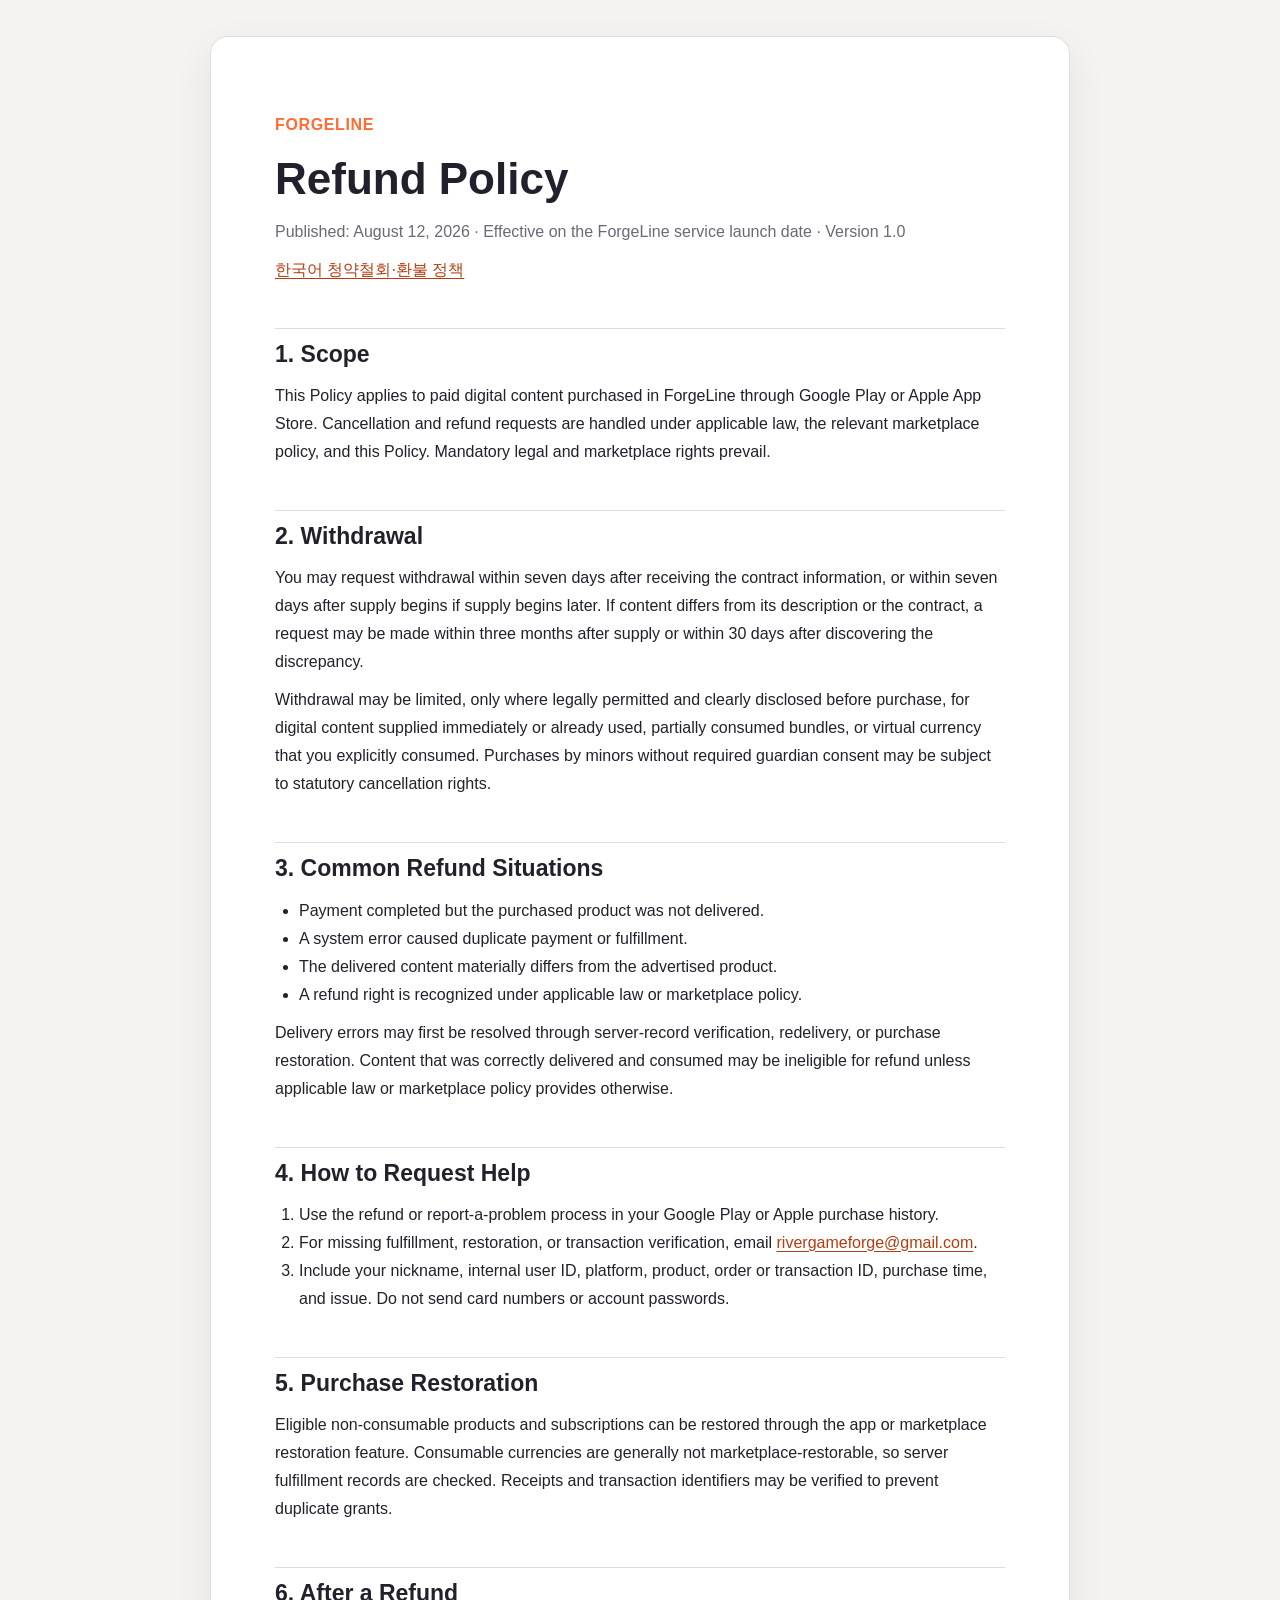
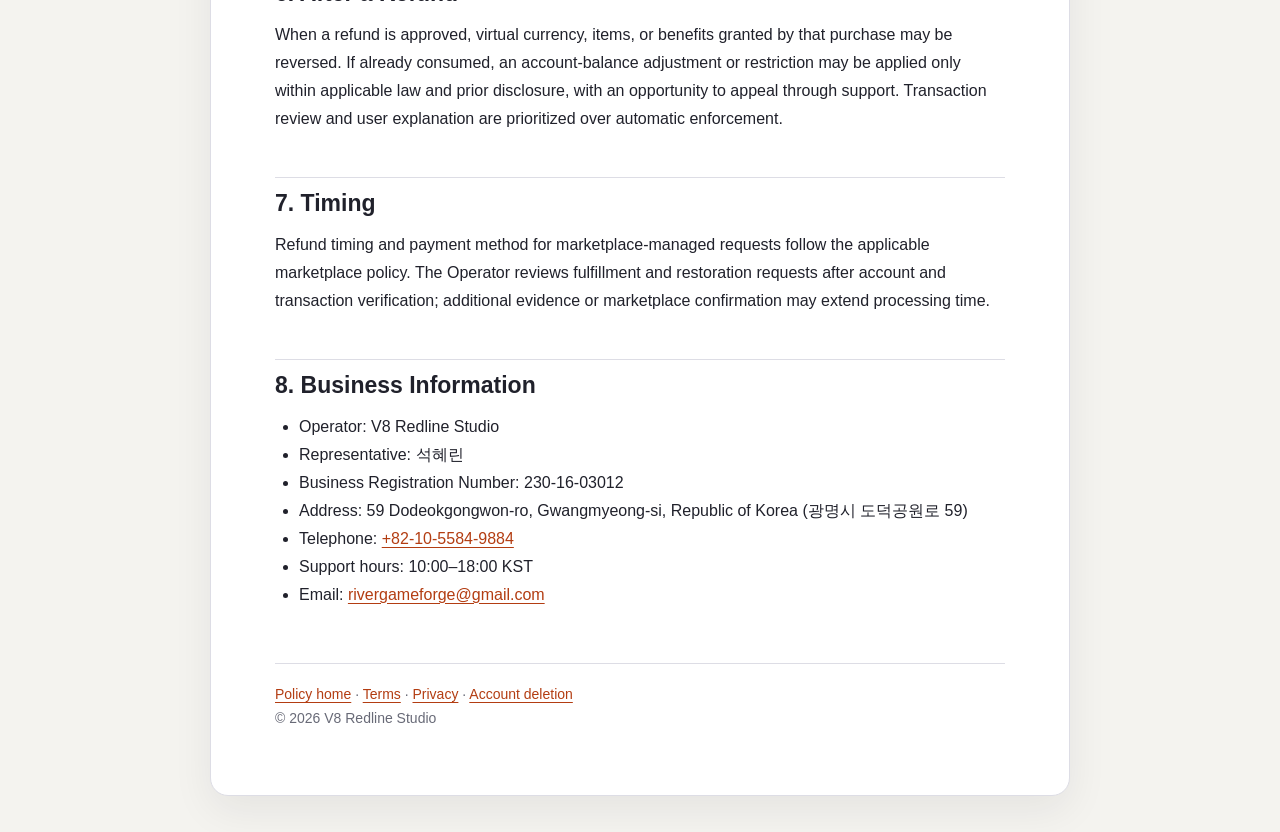
<file: refund/en/index.html>
<!doctype html>
<html lang="en">
<head>
  <meta charset="utf-8">
  <meta name="viewport" content="width=device-width, initial-scale=1">
  <meta name="description" content="ForgeLine Refund Policy">
  <title>ForgeLine Refund Policy</title>
  <link rel="stylesheet" href="../../styles.css">
</head>
<body>
  <main>
    <p class="eyebrow">FORGELINE</p>
    <h1>Refund Policy</h1>
    <p class="meta">Published: August 12, 2026 · Effective on the ForgeLine service launch date · Version 1.0</p>
    <p><a href="../" lang="ko">한국어 청약철회·환불 정책</a></p>

    <h2>1. Scope</h2>
    <p>This Policy applies to paid digital content purchased in ForgeLine through Google Play or Apple App Store. Cancellation and refund requests are handled under applicable law, the relevant marketplace policy, and this Policy. Mandatory legal and marketplace rights prevail.</p>

    <h2>2. Withdrawal</h2>
    <p>You may request withdrawal within seven days after receiving the contract information, or within seven days after supply begins if supply begins later. If content differs from its description or the contract, a request may be made within three months after supply or within 30 days after discovering the discrepancy.</p>
    <p>Withdrawal may be limited, only where legally permitted and clearly disclosed before purchase, for digital content supplied immediately or already used, partially consumed bundles, or virtual currency that you explicitly consumed. Purchases by minors without required guardian consent may be subject to statutory cancellation rights.</p>

    <h2>3. Common Refund Situations</h2>
    <ul>
      <li>Payment completed but the purchased product was not delivered.</li>
      <li>A system error caused duplicate payment or fulfillment.</li>
      <li>The delivered content materially differs from the advertised product.</li>
      <li>A refund right is recognized under applicable law or marketplace policy.</li>
    </ul>
    <p>Delivery errors may first be resolved through server-record verification, redelivery, or purchase restoration. Content that was correctly delivered and consumed may be ineligible for refund unless applicable law or marketplace policy provides otherwise.</p>

    <h2>4. How to Request Help</h2>
    <ol>
      <li>Use the refund or report-a-problem process in your Google Play or Apple purchase history.</li>
      <li>For missing fulfillment, restoration, or transaction verification, email <a href="mailto:rivergameforge@gmail.com?subject=ForgeLine%20Purchase%20Support">rivergameforge@gmail.com</a>.</li>
      <li>Include your nickname, internal user ID, platform, product, order or transaction ID, purchase time, and issue. Do not send card numbers or account passwords.</li>
    </ol>

    <h2>5. Purchase Restoration</h2>
    <p>Eligible non-consumable products and subscriptions can be restored through the app or marketplace restoration feature. Consumable currencies are generally not marketplace-restorable, so server fulfillment records are checked. Receipts and transaction identifiers may be verified to prevent duplicate grants.</p>

    <h2>6. After a Refund</h2>
    <p>When a refund is approved, virtual currency, items, or benefits granted by that purchase may be reversed. If already consumed, an account-balance adjustment or restriction may be applied only within applicable law and prior disclosure, with an opportunity to appeal through support. Transaction review and user explanation are prioritized over automatic enforcement.</p>

    <h2>7. Timing</h2>
    <p>Refund timing and payment method for marketplace-managed requests follow the applicable marketplace policy. The Operator reviews fulfillment and restoration requests after account and transaction verification; additional evidence or marketplace confirmation may extend processing time.</p>

    <h2>8. Business Information</h2>
    <ul>
      <li>Operator: V8 Redline Studio</li>
      <li>Representative: 석혜린</li>
      <li>Business Registration Number: 230-16-03012</li>
      <li>Address: 59 Dodeokgongwon-ro, Gwangmyeong-si, Republic of Korea (광명시 도덕공원로 59)</li>
      <li>Telephone: <a href="tel:+821055849884">+82-10-5584-9884</a></li>
      <li>Support hours: 10:00–18:00 KST</li>
      <li>Email: <a href="mailto:rivergameforge@gmail.com">rivergameforge@gmail.com</a></li>
    </ul>

    <footer>
      <a href="../../">Policy home</a> · <a href="../../terms/en/">Terms</a> · <a href="../../privacy/en/">Privacy</a> · <a href="../../deletion/">Account deletion</a><br>
      © 2026 V8 Redline Studio
    </footer>
  </main>
</body>
</html>
</file>
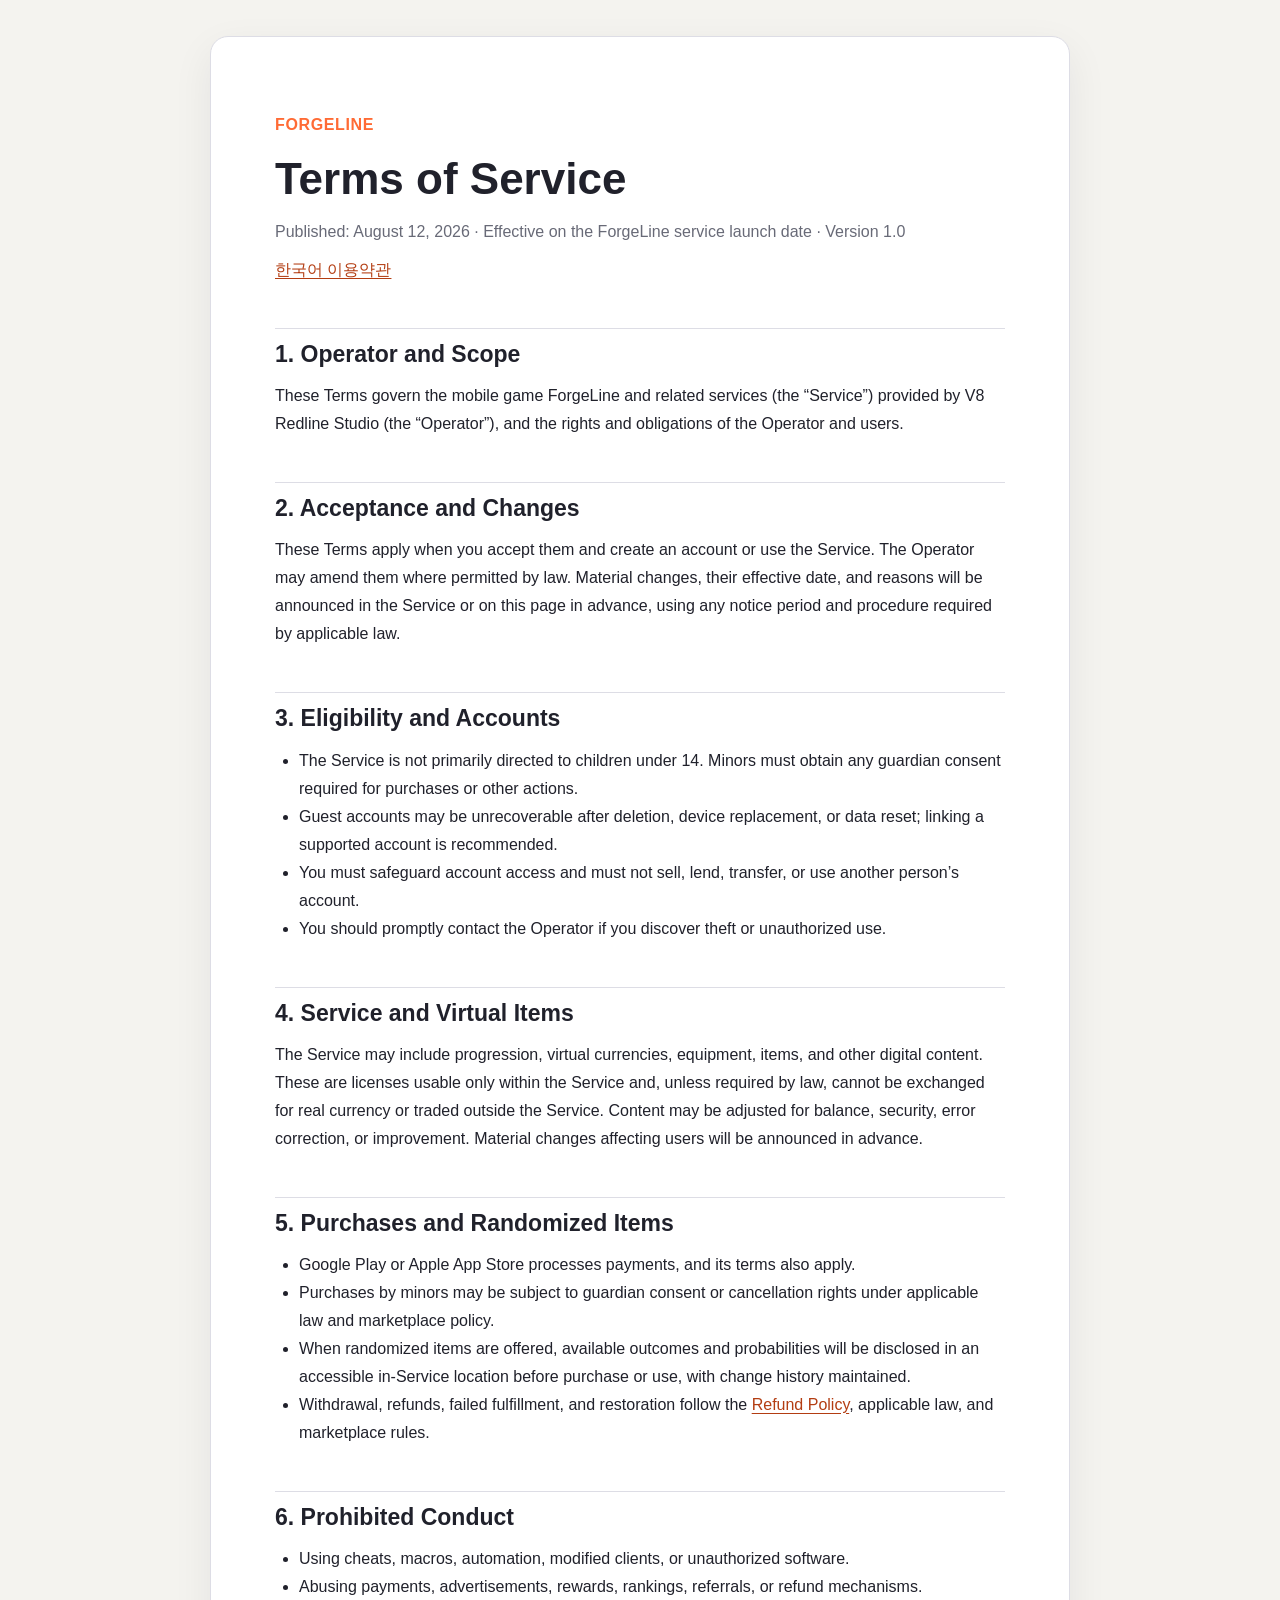
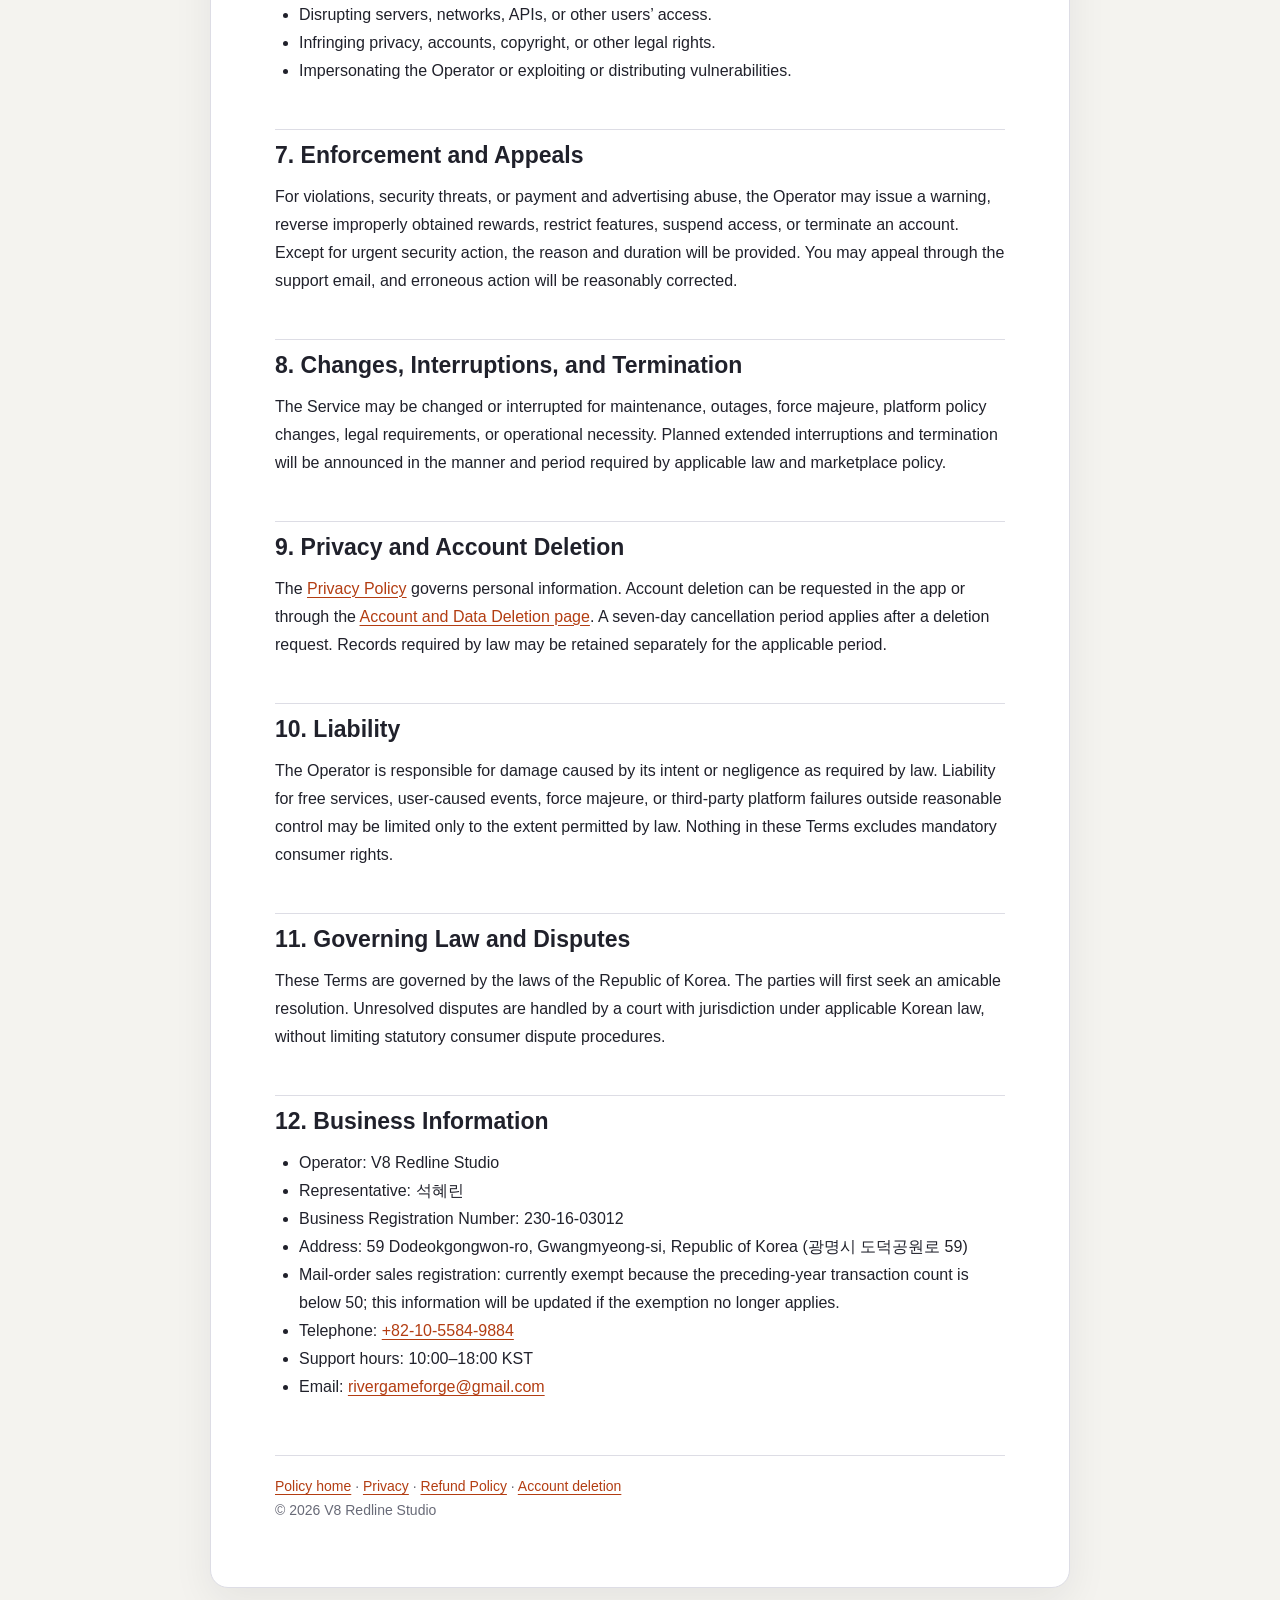
<file: terms/en/index.html>
<!doctype html>
<html lang="en">
<head>
  <meta charset="utf-8">
  <meta name="viewport" content="width=device-width, initial-scale=1">
  <meta name="description" content="ForgeLine Terms of Service">
  <title>ForgeLine Terms of Service</title>
  <link rel="stylesheet" href="../../styles.css">
</head>
<body>
  <main>
    <p class="eyebrow">FORGELINE</p>
    <h1>Terms of Service</h1>
    <p class="meta">Published: August 12, 2026 · Effective on the ForgeLine service launch date · Version 1.0</p>
    <p><a href="../" lang="ko">한국어 이용약관</a></p>

    <h2>1. Operator and Scope</h2>
    <p>These Terms govern the mobile game ForgeLine and related services (the “Service”) provided by V8 Redline Studio (the “Operator”), and the rights and obligations of the Operator and users.</p>

    <h2>2. Acceptance and Changes</h2>
    <p>These Terms apply when you accept them and create an account or use the Service. The Operator may amend them where permitted by law. Material changes, their effective date, and reasons will be announced in the Service or on this page in advance, using any notice period and procedure required by applicable law.</p>

    <h2>3. Eligibility and Accounts</h2>
    <ul>
      <li>The Service is not primarily directed to children under 14. Minors must obtain any guardian consent required for purchases or other actions.</li>
      <li>Guest accounts may be unrecoverable after deletion, device replacement, or data reset; linking a supported account is recommended.</li>
      <li>You must safeguard account access and must not sell, lend, transfer, or use another person’s account.</li>
      <li>You should promptly contact the Operator if you discover theft or unauthorized use.</li>
    </ul>

    <h2>4. Service and Virtual Items</h2>
    <p>The Service may include progression, virtual currencies, equipment, items, and other digital content. These are licenses usable only within the Service and, unless required by law, cannot be exchanged for real currency or traded outside the Service. Content may be adjusted for balance, security, error correction, or improvement. Material changes affecting users will be announced in advance.</p>

    <h2>5. Purchases and Randomized Items</h2>
    <ul>
      <li>Google Play or Apple App Store processes payments, and its terms also apply.</li>
      <li>Purchases by minors may be subject to guardian consent or cancellation rights under applicable law and marketplace policy.</li>
      <li>When randomized items are offered, available outcomes and probabilities will be disclosed in an accessible in-Service location before purchase or use, with change history maintained.</li>
      <li>Withdrawal, refunds, failed fulfillment, and restoration follow the <a href="../../refund/en/">Refund Policy</a>, applicable law, and marketplace rules.</li>
    </ul>

    <h2>6. Prohibited Conduct</h2>
    <ul>
      <li>Using cheats, macros, automation, modified clients, or unauthorized software.</li>
      <li>Abusing payments, advertisements, rewards, rankings, referrals, or refund mechanisms.</li>
      <li>Disrupting servers, networks, APIs, or other users’ access.</li>
      <li>Infringing privacy, accounts, copyright, or other legal rights.</li>
      <li>Impersonating the Operator or exploiting or distributing vulnerabilities.</li>
    </ul>

    <h2>7. Enforcement and Appeals</h2>
    <p>For violations, security threats, or payment and advertising abuse, the Operator may issue a warning, reverse improperly obtained rewards, restrict features, suspend access, or terminate an account. Except for urgent security action, the reason and duration will be provided. You may appeal through the support email, and erroneous action will be reasonably corrected.</p>

    <h2>8. Changes, Interruptions, and Termination</h2>
    <p>The Service may be changed or interrupted for maintenance, outages, force majeure, platform policy changes, legal requirements, or operational necessity. Planned extended interruptions and termination will be announced in the manner and period required by applicable law and marketplace policy.</p>

    <h2>9. Privacy and Account Deletion</h2>
    <p>The <a href="../../privacy/en/">Privacy Policy</a> governs personal information. Account deletion can be requested in the app or through the <a href="../../deletion/">Account and Data Deletion page</a>. A seven-day cancellation period applies after a deletion request. Records required by law may be retained separately for the applicable period.</p>

    <h2>10. Liability</h2>
    <p>The Operator is responsible for damage caused by its intent or negligence as required by law. Liability for free services, user-caused events, force majeure, or third-party platform failures outside reasonable control may be limited only to the extent permitted by law. Nothing in these Terms excludes mandatory consumer rights.</p>

    <h2>11. Governing Law and Disputes</h2>
    <p>These Terms are governed by the laws of the Republic of Korea. The parties will first seek an amicable resolution. Unresolved disputes are handled by a court with jurisdiction under applicable Korean law, without limiting statutory consumer dispute procedures.</p>

    <h2>12. Business Information</h2>
    <ul>
      <li>Operator: V8 Redline Studio</li>
      <li>Representative: 석혜린</li>
      <li>Business Registration Number: 230-16-03012</li>
      <li>Address: 59 Dodeokgongwon-ro, Gwangmyeong-si, Republic of Korea (광명시 도덕공원로 59)</li>
      <li>Mail-order sales registration: currently exempt because the preceding-year transaction count is below 50; this information will be updated if the exemption no longer applies.</li>
      <li>Telephone: <a href="tel:+821055849884">+82-10-5584-9884</a></li>
      <li>Support hours: 10:00–18:00 KST</li>
      <li>Email: <a href="mailto:rivergameforge@gmail.com">rivergameforge@gmail.com</a></li>
    </ul>

    <footer>
      <a href="../../">Policy home</a> · <a href="../../privacy/en/">Privacy</a> · <a href="../../refund/en/">Refund Policy</a> · <a href="../../deletion/">Account deletion</a><br>
      © 2026 V8 Redline Studio
    </footer>
  </main>
</body>
</html>
</file>
<file: styles.css>
:root {
  color-scheme: light;
  --ink: #20212b;
  --muted: #686a77;
  --line: #dddde5;
  --paper: #ffffff;
  --canvas: #f4f3ef;
  --accent: #ff6b35;
  --accent-soft: #fff0e9;
  --warning: #8a5300;
  --warning-bg: #fff5d9;
}

* { box-sizing: border-box; }

body {
  margin: 0;
  color: var(--ink);
  background: var(--canvas);
  font-family: -apple-system, BlinkMacSystemFont, "Segoe UI", "Noto Sans KR", sans-serif;
  line-height: 1.75;
}

main {
  width: min(860px, calc(100% - 32px));
  margin: 36px auto;
  padding: clamp(28px, 6vw, 64px);
  background: var(--paper);
  border: 1px solid var(--line);
  border-radius: 18px;
  box-shadow: 0 14px 40px rgba(30, 30, 40, .07);
}

h1, h2, h3 { line-height: 1.35; }
h1 { margin: 0 0 8px; font-size: clamp(30px, 6vw, 44px); }
h2 { margin: 44px 0 12px; padding-top: 10px; border-top: 1px solid var(--line); font-size: 23px; }
h3 { margin: 24px 0 8px; font-size: 18px; }
p, ul, ol { margin: 10px 0; }
ul, ol { padding-left: 24px; }
a { color: #b33d12; text-underline-offset: 3px; }

.eyebrow { color: var(--accent); font-weight: 800; letter-spacing: .04em; }
.meta { color: var(--muted); }
.draft {
  margin: 24px 0;
  padding: 14px 16px;
  color: var(--warning);
  background: var(--warning-bg);
  border: 1px solid #efcf7d;
  border-radius: 10px;
  font-weight: 700;
}

.card-grid {
  display: grid;
  grid-template-columns: repeat(auto-fit, minmax(220px, 1fr));
  gap: 14px;
  margin-top: 28px;
}

.card {
  display: block;
  padding: 20px;
  color: var(--ink);
  text-decoration: none;
  border: 1px solid var(--line);
  border-radius: 12px;
  transition: transform .15s ease, border-color .15s ease;
}
.card:hover { transform: translateY(-2px); border-color: var(--accent); }
.card strong { display: block; margin-bottom: 5px; font-size: 18px; }

table { width: 100%; border-collapse: collapse; margin: 16px 0; font-size: 15px; }
th, td { padding: 12px; border: 1px solid var(--line); text-align: left; vertical-align: top; }
th { background: #f7f7f9; }
.table-wrap { overflow-x: auto; }

footer { margin-top: 54px; padding-top: 18px; border-top: 1px solid var(--line); color: var(--muted); font-size: 14px; }

@media (max-width: 560px) {
  main { width: 100%; margin: 0; border: 0; border-radius: 0; }
  table { min-width: 650px; }
}
</file>
